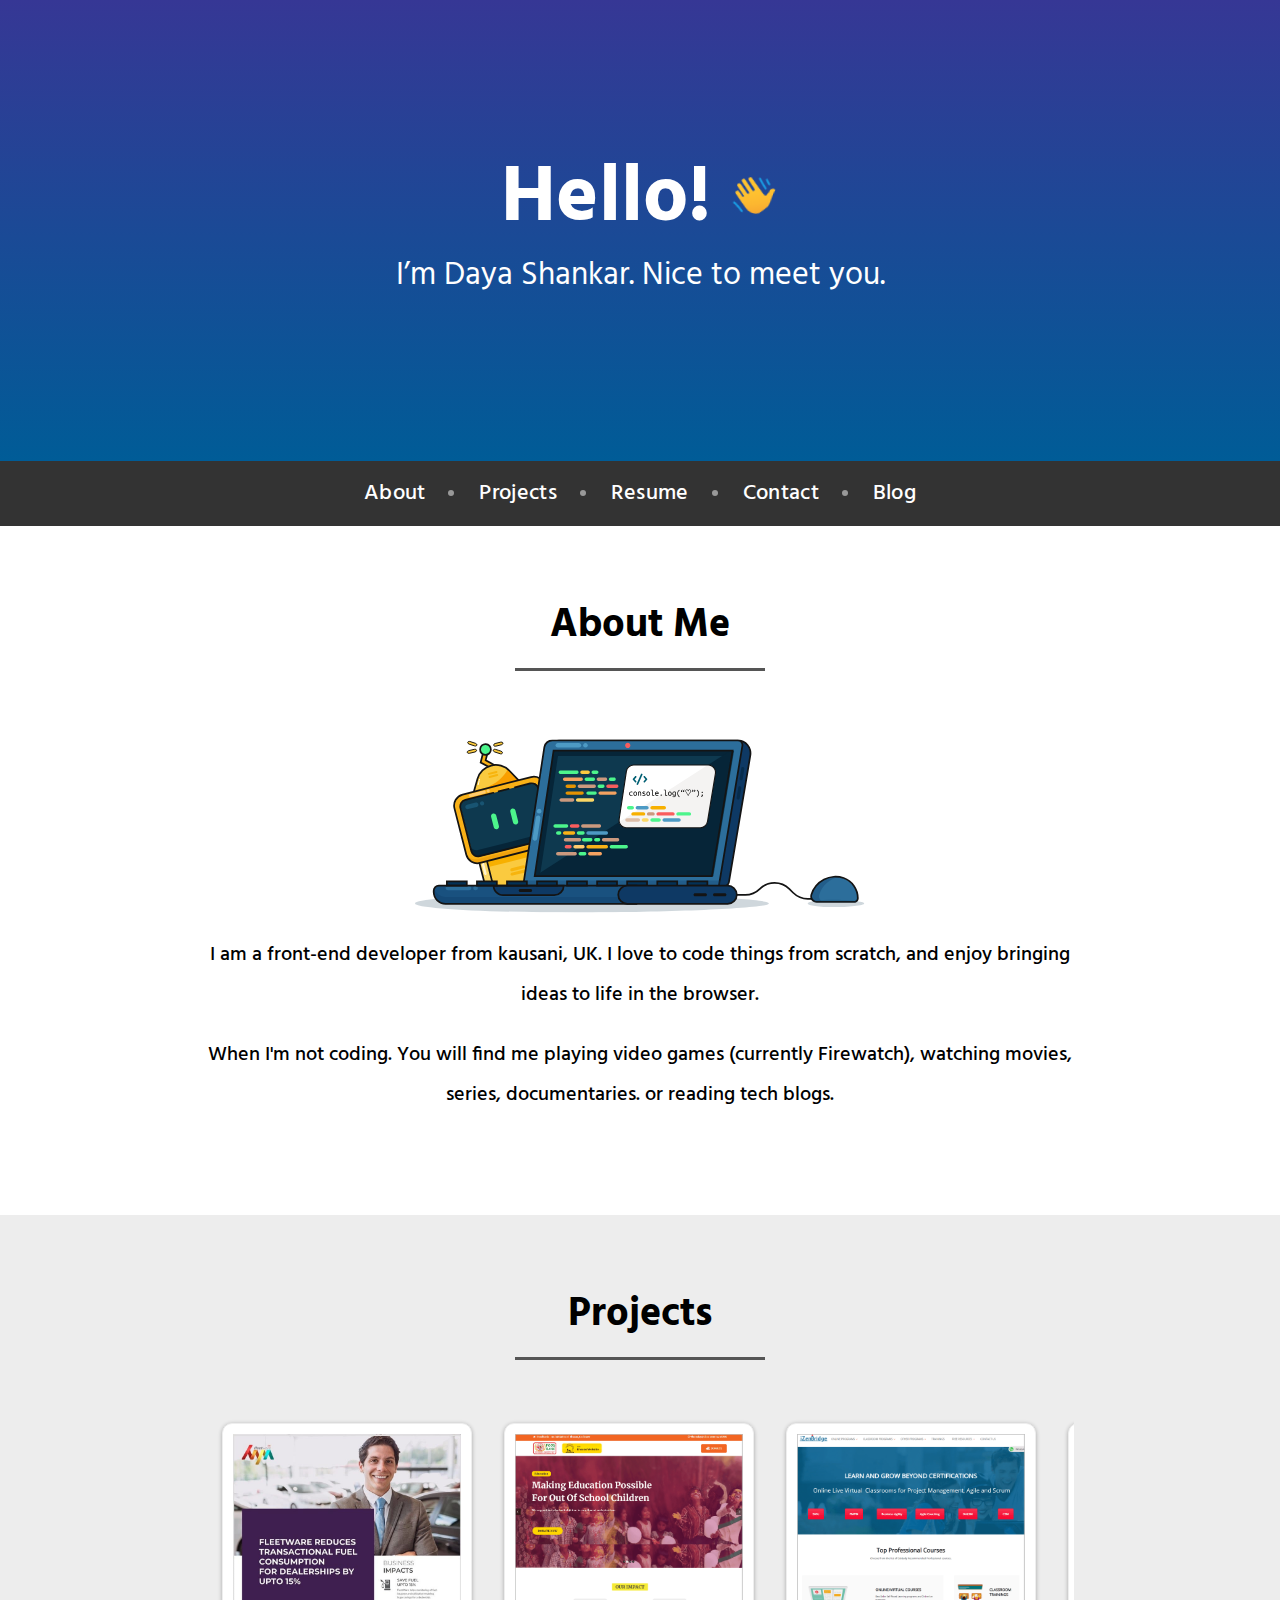
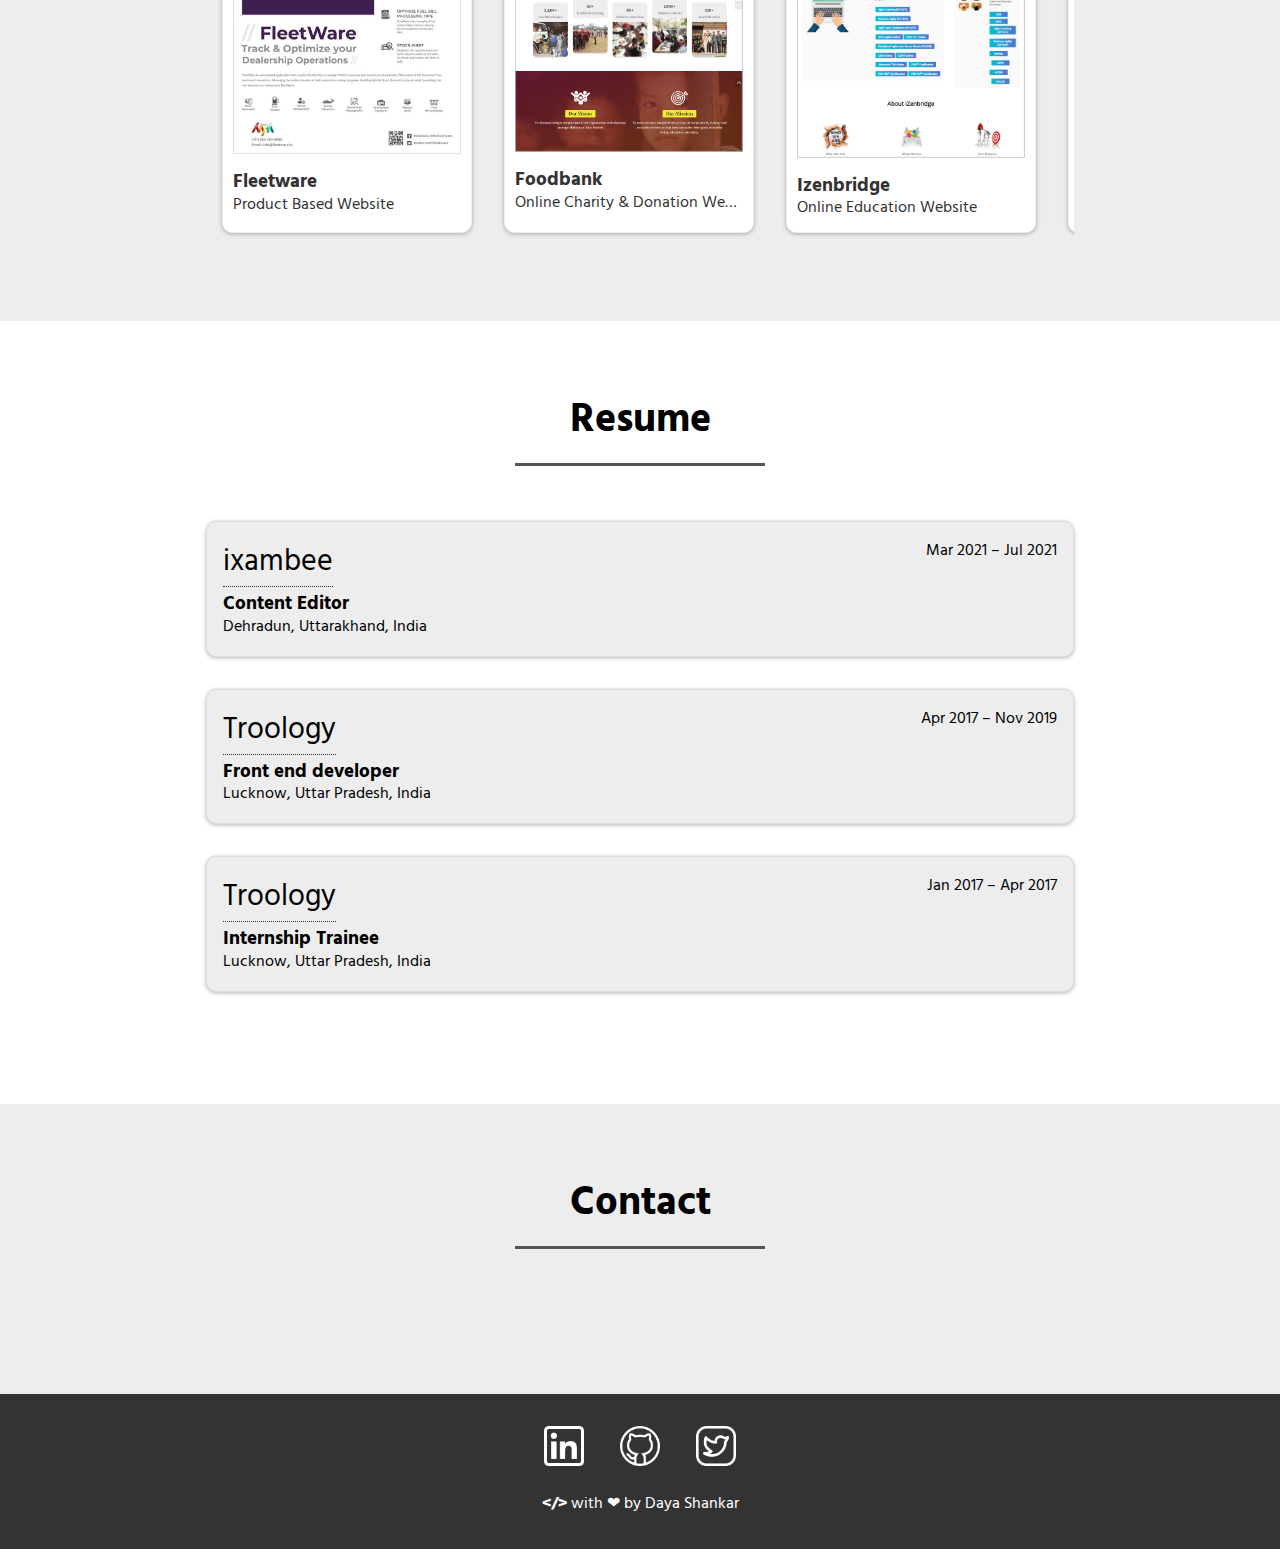
<file: index.html>
<!DOCTYPE html>
<html lang="en">

<head>
    <meta charset="UTF-8">
    <meta http-equiv="X-UA-Compatible" content="IE=edge">
    <meta name="viewport" content="width=device-width, initial-scale=1.0">
    <title>Dayashankar Bhakuni</title>
    <link rel="canonical" href="https://heydaya.github.io" />
    <meta name="robots" content="index, follow">
    <meta name="description" content="Resume of an front-end developer with 2 years of experience seeking a job in the Uttrakhand area.">
    <meta name="keywords" content="Dayashankar bhakuni, Daya Shankar,  front-end developer, web designer, freelance web designer, freelance front-end developer, Uttrakhand web designer, Uttrakhand front-end developer">
    <meta name="theme-color" content="#112134">
    <meta property="og:title" content="Dayashankar bhakuni" />
    <meta property="og:type" content="Website" />
    <meta property="og:url" content="https://heydaya.github.io/" />
    <meta property="og:description" content="Resume of an front-end developer with 2 years of experience seeking a job in the Uttrakhand area." />
    <meta property="og:image" content="https://heydaya.github.io/assets/images/me.jpg" />
    <!-- Favicons -->
    <link href="https://heydaya.github.io/assets/images/favicon.png" rel="icon" type="image/png">
    <link href="https://heydaya.github.io/assets/images/apple-touch-icon.png" rel="apple-touch-icon" type="image/png">
    <!-- Site CSS -->
    <link href="assets/css/style.css" rel="stylesheet">
    <!-- Global site tag (gtag.js) - Google Analytics -->
    <script async src="https://www.googletagmanager.com/gtag/js?id=UA-170615702-1"></script>
    <script type="text/javascript">
    window.dataLayer = window.dataLayer || [];

    function gtag() { dataLayer.push(arguments); }
    gtag('js', new Date());

    gtag('config', 'UA-170615702-1');
    </script>
</head>

<body>
    <!-- Hero Section -->
    <section class="hero-section">
        <div class="container hero-content">
            <h1 class="sub-heading">Hello! <span class="wave_hand"><img src="assets/images/waving-hand.png" alt="waving-hand"></span></h1>
            <p class="subtitle">I’m Daya Shankar. Nice to meet you.</p>
        </div>
    </section>
    <!-- Hero Section -->
    <!-- Site Links -->
    <section class="links-section" id="site_navbar">
        <div class="container">
            <nav>
                <ul class="site-links">
                    <li><a href="#about-section">About</a></li>
                    <li><a href="#projects-section">Projects</a></li>
                    <li><a href="#resume-section">Resume</a></li>
                    <li><a href="#contact-section">Contact</a></li>
                    <li><a target="_blank" href="https://explainedpost.com/">Blog</a></li>
                </ul>
            </nav>
        </div>
    </section>
    <!-- Site Links -->
    <!-- About Section -->
    <section id="about-section">
        <div class="container">
            <h2 class="section-heading">About Me</h2>
            <div class="about-section-svg">
                <svg width="450" height="200" viewBox="0 0 520 200" fill="none" xmlns="http://www.w3.org/2000/svg">
                    <g id="javascript_illustration 1" clip-path="url(#clip0)">
                        <g id="Layer 2">
                            <g id="Layer 1">
                                <g id="bot">
                                    <path id="bot_head_l1" d="M58.9189 14.7259C59.443 14.8664 59.9765 14.8628 60.4232 14.7183C60.8642 14.5757 61.286 14.2672 61.4217 13.7608C61.5574 13.2544 61.3463 12.7764 61.0357 12.4323C60.7212 12.0838 60.2609 11.814 59.7368 11.6736L53.2994 9.94869C52.7752 9.80825 52.2417 9.81176 51.7951 9.95625C51.3541 10.0989 50.9322 10.4074 50.7965 10.9138C50.6609 11.4202 50.8719 11.8982 51.1825 12.2423C51.4971 12.5908 51.9574 12.8606 52.4815 13.001L58.9189 14.7259Z" fill="#FACA3F" stroke="black" />
                                    <path id="bot_head_l2" d="M59.7438 21.6953C60.2647 21.5433 60.7189 21.2634 61.0256 20.908C61.3285 20.5571 61.529 20.0745 61.3821 19.5713C61.2352 19.068 60.8066 18.7689 60.3625 18.6361C59.9128 18.5015 59.3794 18.5098 58.8585 18.6619L52.4609 20.529C51.94 20.681 51.4858 20.961 51.179 21.3163C50.8761 21.6672 50.6757 22.1498 50.8226 22.6531C50.9695 23.1564 51.398 23.4554 51.8421 23.5882C52.2918 23.7228 52.8253 23.7145 53.3462 23.5625L59.7438 21.6953Z" fill="#FACA3F" stroke="black" />
                                    <path id="bot_head_R1" d="M89.7614 11.7942C90.2803 11.6356 90.7309 11.3499 91.0331 10.9907C91.3315 10.636 91.5258 10.1509 91.3725 9.64947C91.2192 9.14809 90.7869 8.85455 90.3411 8.72736C89.8897 8.59855 89.3564 8.61365 88.8375 8.7723L82.4642 10.7208C81.9453 10.8795 81.4947 11.1652 81.1925 11.5244C80.8941 11.8791 80.6998 12.3642 80.8531 12.8656C81.0064 13.3669 81.4387 13.6605 81.8845 13.7877C82.3359 13.9165 82.8692 13.9014 83.3881 13.7427L89.7614 11.7942Z" fill="#FACA3F" stroke="black" />
                                    <path id="bot_head_R2" d="M88.9171 22.2375C89.4413 22.3779 89.9748 22.3744 90.4214 22.2299C90.8625 22.0872 91.2843 21.7788 91.42 21.2724C91.5557 20.7659 91.3446 20.2879 91.034 19.9438C90.7194 19.5954 90.2591 19.3256 89.735 19.1852L86.5163 18.3227L83.2976 17.4603C82.7735 17.3198 82.24 17.3233 81.7933 17.4678C81.3523 17.6105 80.9305 17.9189 80.7948 18.4254C80.6591 18.9318 80.8702 19.4098 81.1808 19.7539C81.4953 20.1023 81.9556 20.3721 82.4797 20.5126L88.9171 22.2375Z" fill="#FACA3F" stroke="black" />
                                    <path id="Vector" d="M69.5649 143.095L86.3464 137.891L96.2279 169.754C96.9192 171.983 96.6967 174.396 95.6093 176.461C94.5219 178.526 92.6586 180.074 90.4294 180.766C88.2003 181.457 85.7878 181.234 83.7227 180.147C81.6576 179.06 80.1091 177.196 79.4177 174.967L69.5362 143.104L69.5649 143.095Z" fill="#FBD766" />
                                    <path id="Vector_2" d="M130.701 123.278L147.511 118.064L157.392 149.927C158.084 152.156 157.861 154.569 156.774 156.634C155.686 158.699 153.823 160.248 151.594 160.939C149.365 161.63 146.952 161.408 144.887 160.32C142.822 159.233 141.274 157.37 140.582 155.141L130.701 123.278Z" fill="#FBD766" />
                                    <path id="Vector_3" d="M69.5649 143.095L86.3464 137.891L96.2279 169.754C96.9192 171.983 96.6967 174.396 95.6093 176.461C94.5219 178.526 92.6586 180.074 90.4294 180.766C88.2003 181.457 85.7878 181.234 83.7227 180.147C81.6576 179.06 80.1091 177.196 79.4177 174.967L69.5362 143.104L69.5649 143.095Z" stroke="#141414" stroke-width="2" stroke-miterlimit="10" />
                                    <path id="Vector_4" d="M130.701 123.278L147.511 118.064L157.392 149.927C158.084 152.156 157.861 154.569 156.774 156.634C155.686 158.699 153.823 160.248 151.594 160.939C149.365 161.63 146.952 161.408 144.887 160.32C142.822 159.233 141.274 157.37 140.582 155.141L130.701 123.278V123.278Z" stroke="#141414" stroke-width="2" stroke-miterlimit="10" />
                                    <path id="Vector_5" opacity="0.7" d="M75.85 150.87L79.16 161.55" stroke="white" stroke-width="2.8" stroke-linecap="round" stroke-linejoin="round" />
                                    <path id="Vector_6" d="M74.6793 128.791L135.272 110L147.417 149.16C148.117 151.418 148.366 153.791 148.149 156.145C147.931 158.499 147.253 160.787 146.152 162.878C145.05 164.97 143.548 166.824 141.73 168.335C139.912 169.846 137.814 170.984 135.556 171.684L109.291 179.83C104.731 181.244 99.7962 180.789 95.5721 178.564C91.3481 176.34 88.1806 172.529 86.7665 167.969L74.622 128.809L74.6793 128.791Z" fill="#FACA3F" />
                                    <path id="Vector_7" d="M140.59 127.497L79.9966 146.288L82.3011 153.719L142.894 134.928L140.59 127.497Z" fill="#F7B000" />
                                    <path id="Vector_8" d="M74.6793 129.079L135.272 110.288L147.417 149.448C148.117 151.706 148.366 154.079 148.149 156.433C147.931 158.787 147.253 161.075 146.152 163.166C145.05 165.258 143.548 167.112 141.73 168.623C139.912 170.134 137.814 171.272 135.556 171.972L109.291 180.118C104.731 181.532 99.7962 181.077 95.5721 178.852C91.3481 176.628 88.1806 172.817 86.7665 168.257L74.622 129.097L74.6793 129.079Z" stroke="#141414" stroke-width="2" stroke-miterlimit="10" />
                                    <path id="Vector_9" d="M122.731 154.63L109.388 158.768C108.465 159.054 107.948 160.032 108.233 160.953C108.519 161.873 109.498 162.388 110.421 162.101L123.765 157.963C124.688 157.677 125.205 156.699 124.919 155.778C124.634 154.858 123.654 154.344 122.731 154.63Z" fill="#F7B40D" />
                                    <path id="Vector_10" d="M122.251 149.554L108.84 153.745C107.912 154.035 107.394 155.02 107.684 155.945C107.973 156.87 108.959 157.385 109.887 157.095L123.298 152.904C124.226 152.614 124.744 151.629 124.455 150.704C124.166 149.779 123.179 149.264 122.251 149.554Z" fill="#F7B40D" />
                                    <path id="Vector_11" d="M80.67 40.05L66.89 33.44L69.24 21.41L74.15 22.37L72.54 30.6L82.84 35.54L80.67 40.05Z" fill="#F9B117" />
                                    <path id="Vector_12" d="M80.67 40.05L66.89 33.44L69.24 21.41L74.15 22.37L72.54 30.6L82.84 35.54L80.67 40.05Z" stroke="#141414" stroke-width="2" stroke-miterlimit="10" />
                                    <path id="bot_headlight" d="M71.7 24.42C75.1407 24.42 77.93 21.6307 77.93 18.19C77.93 14.7493 75.1407 11.96 71.7 11.96C68.2593 11.96 65.47 14.7493 65.47 18.19C65.47 21.6307 68.2593 24.42 71.7 24.42Z" fill="#4CF58C" />
                                    <path id="Vector_13" d="M71.7 24.42C75.1407 24.42 77.93 21.6307 77.93 18.19C77.93 14.7493 75.1407 11.96 71.7 11.96C68.2593 11.96 65.47 14.7493 65.47 18.19C65.47 21.6307 68.2593 24.42 71.7 24.42Z" stroke="#141414" stroke-width="2" stroke-miterlimit="10" />
                                    <path id="Vector_14" d="M64.18 52.6C65.0284 48.8261 66.8569 45.3425 69.481 42.5006C72.1051 39.6588 75.4321 37.559 79.1266 36.413C82.8211 35.267 86.7524 35.1154 90.5242 35.9734C94.2959 36.8314 97.7748 38.6687 100.61 41.3L112.12 52L151.64 88.54L100.23 104.54L48.83 120.54L60.72 67.9L64.18 52.6Z" fill="#FACA3F" />
                                    <path id="Vector_15" d="M113.69 53.29L62.79 69.09L63.57 65.64C68.9095 64.6698 74.0542 62.8322 78.8 60.2C87.2959 55.6636 94.1962 48.6307 98.57 40.05C100.011 40.8979 101.353 41.9041 102.57 43.05L113.69 53.29Z" fill="#F99F00" />
                                    <path id="Vector_16" d="M64.18 52.6C65.0284 48.8261 66.8569 45.3425 69.481 42.5006C72.1051 39.6588 75.4321 37.559 79.1266 36.413C82.8211 35.267 86.7524 35.1154 90.5242 35.9734C94.2959 36.8314 97.7748 38.6687 100.61 41.3L112.12 52L150.64 88.54L100.23 104.54L49.83 120.54L60.72 67.9L64.18 52.6Z" stroke="#141414" stroke-width="2" stroke-miterlimit="10" />
                                    <path id="Vector_17" d="M125.907 47.2412L48.0514 71.5712C41.1271 73.735 37.2679 81.1025 39.4318 88.0268L55.9078 140.75C58.0716 147.674 65.4391 151.533 72.3634 149.37L150.219 125.04C157.144 122.876 161.003 115.508 158.839 108.584L142.363 55.8608C140.199 48.9365 132.832 45.0773 125.907 47.2412Z" fill="#F9B117" />
                                    <path id="Vector_18" opacity="0.5" d="M156.39 104.53L157.63 108.53C158.655 111.837 158.326 115.416 156.713 118.48C155.1 121.545 152.337 123.843 149.03 124.87L71.57 148.87C68.2614 149.896 64.6809 149.566 61.6152 147.954C58.5495 146.341 56.2493 143.577 55.22 140.27L53.98 136.27C55.0071 139.577 57.3054 142.34 60.3695 143.953C63.4336 145.566 67.0127 145.895 70.32 144.87L147.79 120.87C149.432 120.368 150.958 119.546 152.28 118.452C153.603 117.357 154.695 116.011 155.495 114.492C156.295 112.973 156.785 111.31 156.939 109.601C157.093 107.891 156.906 106.167 156.39 104.53Z" fill="#E59303" />
                                    <path id="Vector_19" d="M126.13 54.4952L51.9988 77.6612C47.8421 78.9602 45.5254 83.3829 46.8244 87.5396L62.2564 136.922C63.5554 141.079 67.9781 143.395 72.1348 142.096L146.266 118.93C150.423 117.631 152.739 113.209 151.44 109.052L136.008 59.6696C134.709 55.5129 130.287 53.1962 126.13 54.4952Z" fill="#0E394F" />
                                    <path id="Vector_20" d="M148.09 102L150.28 109C150.585 109.984 150.693 111.018 150.598 112.043C150.503 113.068 150.207 114.065 149.727 114.976C149.247 115.887 148.592 116.694 147.8 117.352C147.008 118.01 146.094 118.505 145.11 118.81L71.36 141.68C69.3722 142.296 67.2212 142.097 65.3798 141.128C63.5383 140.158 62.1572 138.497 61.54 136.51L59.36 129.51C59.9771 131.495 61.3572 133.153 63.1967 134.121C65.0363 135.089 67.1848 135.286 69.17 134.67L142.93 111.79C144.912 111.175 146.568 109.798 147.536 107.963C148.503 106.127 148.703 103.982 148.09 102Z" fill="#062538" />
                                    <path id="left-eye" d="M88.0724 93.5938C87.5702 91.9744 85.8502 91.0687 84.2308 91.5709C82.6114 92.0732 81.7057 93.7931 82.2079 95.4125L85.9668 107.533C86.4691 109.152 88.189 110.058 89.8084 109.556C91.4278 109.054 92.3335 107.334 91.8313 105.714L88.0724 93.5938Z" fill="#4CF58C" />
                                    <path id="right-eye" d="M109.969 86.8045C109.467 85.1851 107.747 84.2794 106.127 84.7817C104.508 85.2839 103.602 87.0038 104.104 88.6232L107.863 100.744C108.365 102.363 110.085 103.269 111.705 102.767C113.324 102.264 114.23 100.544 113.728 98.925L109.969 86.8045Z" fill="#4CF58C" />
                                    <path id="Vector_21" d="M65.0803 84.9838C66.4412 84.5615 67.202 83.116 66.7797 81.7551C66.3574 80.3942 64.9119 79.6334 63.551 80.0557L53.7042 83.1113C52.3433 83.5336 51.5825 84.9792 52.0048 86.34C52.4271 87.7009 53.8726 88.4618 55.2335 88.0395L65.0803 84.9838Z" fill="#185472" />
                                    <path id="Vector_22" d="M71.03 83.01C72.3886 83.01 73.49 81.9086 73.49 80.55C73.49 79.1914 72.3886 78.09 71.03 78.09C69.6714 78.09 68.57 79.1914 68.57 80.55C68.57 81.9086 69.6714 83.01 71.03 83.01Z" fill="#185472" />
                                    <path id="Vector_23" d="M72.2935 65.5595L56.534 70.447C55.5792 70.7431 55.0445 71.755 55.3398 72.7071C55.6351 73.6592 56.6485 74.1911 57.6033 73.895L73.3628 69.0075C74.3176 68.7114 74.8522 67.6995 74.5569 66.7474C74.2616 65.7953 73.2483 65.2634 72.2935 65.5595Z" fill="#FFCB6E" />
                                    <path id="Vector_24" d="M77.3 67.68C78.3383 67.68 79.18 66.8383 79.18 65.8C79.18 64.7617 78.3383 63.92 77.3 63.92C76.2617 63.92 75.42 64.7617 75.42 65.8C75.42 66.8383 76.2617 67.68 77.3 67.68Z" fill="#FFCB6E" />
                                    <path id="Vector_25" d="M86.4626 45.8223L77.7328 48.5297C77.1314 48.7162 76.7951 49.3548 76.9816 49.9562C77.1681 50.5575 77.8068 50.8939 78.4081 50.7074L87.138 48C87.7393 47.8135 88.0756 47.1748 87.8891 46.5735C87.7026 45.9721 87.064 45.6358 86.4626 45.8223Z" fill="#F7B40D" />
                                    <path id="Vector_26" d="M85.3777 42.3318L76.6479 45.0392C76.0466 45.2257 75.7103 45.8643 75.8968 46.4657C76.0833 47.067 76.7219 47.4033 77.3233 47.2168L86.0531 44.5095C86.6545 44.323 86.9908 43.6843 86.8043 43.083C86.6178 42.4816 85.9791 42.1453 85.3777 42.3318Z" fill="#F7B40D" />
                                    <path id="Vector_27" d="M125.907 47.2412L48.0514 71.5712C41.1271 73.735 37.2679 81.1025 39.4318 88.0268L55.9078 140.75C58.0716 147.674 65.4391 151.533 72.3634 149.37L150.219 125.04C157.144 122.876 161.003 115.508 158.839 108.584L142.363 55.8608C140.199 48.9365 132.832 45.0773 125.907 47.2412Z" stroke="#141414" stroke-width="2.01157" stroke-miterlimit="10" />
                                    <path id="Vector_28" d="M65.39 59.19L66.26 54.76" stroke="white" stroke-linecap="round" stroke-linejoin="round" />
                                    <path id="Vector_29" d="M66.54 53.72C66.8935 53.72 67.18 53.4335 67.18 53.08C67.18 52.7265 66.8935 52.44 66.54 52.44C66.1865 52.44 65.9 52.7265 65.9 53.08C65.9 53.4335 66.1865 53.72 66.54 53.72Z" fill="white" />
                                    <path id="Vector_30" d="M108 60.05L125.26 54.69C127.237 54.0984 129.368 54.3092 131.191 55.2768C133.014 56.2444 134.382 57.8909 135 59.86L139.2 73.42" stroke="#141414" stroke-width="2" stroke-linecap="round" stroke-linejoin="round" />
                                    <path id="Vector_31" d="M89.42 65.8L100.85 62.25" stroke="#141414" stroke-width="2" stroke-linecap="round" stroke-linejoin="round" />
                                    <path id="Vector_32" d="M131.35 123.07L71.35 141.68C69.3622 142.296 67.2112 142.097 65.3698 141.128C63.5283 140.158 62.1472 138.497 61.53 136.51L46.3 87.39C45.6841 85.4022 45.8827 83.2512 46.8522 81.4098C47.8216 79.5684 49.4826 78.1872 51.47 77.57L83.36 67.68" stroke="#141414" stroke-width="2" stroke-linecap="round" stroke-linejoin="round" />
                                </g>
                                <path id="Vector_33" d="M360.46 179.64H381.52C384.675 179.648 387.8 179.033 390.717 177.832C393.634 176.631 396.285 174.867 398.52 172.64V172.64C403.021 168.139 409.125 165.611 415.49 165.611C421.855 165.611 427.959 168.139 432.46 172.64L436.96 177.14C439.195 179.367 441.846 181.131 444.763 182.332C447.68 183.533 450.805 184.148 453.96 184.14H486.52" stroke="#141414" stroke-width="2" stroke-miterlimit="10" />
                                <path id="Vector_34" d="M510.68 174.86C505.82 165.55 497.12 158.57 485.89 158.57C479.614 158.579 473.51 160.614 468.484 164.373C463.459 168.132 459.782 173.413 458 179.43C457.724 180.396 457.676 181.413 457.861 182.4C458.046 183.388 458.457 184.319 459.063 185.12C459.669 185.921 460.454 186.57 461.354 187.016C462.254 187.462 463.245 187.693 464.25 187.69H499.96L511.62 186.69" fill="#2C6E9B" />
                                <path id="Vector_35" opacity="0.3" d="M467.11 179.43C466.832 180.395 466.783 181.412 466.966 182.4C467.149 183.387 467.56 184.319 468.165 185.12C468.77 185.921 469.554 186.571 470.454 187.017C471.354 187.463 472.346 187.694 473.35 187.69H464.21C463.205 187.693 462.214 187.462 461.314 187.016C460.414 186.57 459.629 185.921 459.023 185.12C458.417 184.319 458.006 183.388 457.821 182.4C457.636 181.413 457.684 180.396 457.96 179.43C459.744 173.406 463.427 168.12 468.46 164.361C473.494 160.602 479.608 158.57 485.89 158.57C487.424 158.568 488.955 158.688 490.47 158.93C485.039 159.795 479.964 162.18 475.83 165.807C471.696 169.435 468.673 174.157 467.11 179.43Z" fill="#0E3964" />
                                <path id="Vector_36" d="M511.7 183.56C511.742 178.44 510.188 173.433 507.255 169.236C504.321 165.039 500.153 161.86 495.33 160.14C491.621 158.872 487.695 158.365 483.786 158.65C479.877 158.935 476.066 160.006 472.58 161.798C469.095 163.591 466.007 166.069 463.502 169.083C460.996 172.097 459.125 175.586 458 179.34C457.712 180.309 457.655 181.332 457.831 182.327C458.008 183.322 458.415 184.262 459.018 185.073C459.622 185.884 460.407 186.542 461.31 186.997C462.213 187.451 463.209 187.688 464.22 187.69H507.59C508.132 187.69 508.668 187.583 509.169 187.375C509.669 187.168 510.124 186.863 510.507 186.48C510.89 186.096 511.193 185.641 511.399 185.14C511.606 184.639 511.711 184.102 511.71 183.56H511.7Z" stroke="#141414" stroke-width="2" stroke-miterlimit="10" />
                                <path id="Vector_37" opacity="0.2" d="M409 189.43C409 195.23 290.28 199.93 187 199.93C83.72 199.93 0 195.23 0 189.43C0 183.63 83.72 178.93 187 178.93C290.28 178.93 409 183.63 409 189.43Z" fill="#0E394F" />
                                <path id="Vector_38" opacity="0.2" d="M519.19 189.43C519.19 191.78 500.19 193.69 483.66 193.69C467.13 193.69 453.73 191.78 453.73 189.43C453.73 187.08 467.13 185.17 483.66 185.17C500.19 185.17 519.19 187.08 519.19 189.43Z" fill="#0E394F" />
                                <path id="Vector_39" d="M372.76 1H167.35C165.899 1.00194 164.495 1.51532 163.385 2.44989C162.275 3.38446 161.529 4.68042 161.28 6.11L137.44 162.73C137.289 163.614 137.332 164.52 137.567 165.386C137.802 166.251 138.224 167.055 138.802 167.74C139.38 168.426 140.101 168.977 140.914 169.356C141.727 169.734 142.613 169.93 143.51 169.93H356.77C358.194 169.92 359.571 169.417 360.666 168.505C361.76 167.593 362.504 166.329 362.77 164.93L387.44 18.77C387.846 16.6085 387.772 14.3842 387.223 12.2545C386.674 10.1249 385.663 8.14204 384.262 6.44648C382.862 4.75092 381.105 3.38412 379.117 2.4429C377.13 1.50169 374.959 1.00909 372.76 1Z" fill="#0E3964" />
                                <path id="Vector_40" d="M372.76 1H167.35C165.899 1.00194 164.495 1.51532 163.385 2.44989C162.275 3.38446 161.529 4.68042 161.28 6.11L137.44 162.73C137.289 163.614 137.332 164.52 137.567 165.386C137.802 166.251 138.224 167.055 138.802 167.74C139.38 168.426 140.101 168.977 140.914 169.356C141.727 169.734 142.613 169.93 143.51 169.93H356.77C358.194 169.92 359.571 169.417 360.666 168.505C361.76 167.593 362.504 166.329 362.77 164.93L387.44 18.77C387.846 16.6085 387.772 14.3842 387.223 12.2545C386.674 10.1249 385.663 8.14204 384.262 6.44648C382.862 4.75092 381.105 3.38412 379.117 2.4429C377.13 1.50169 374.959 1.00909 372.76 1V1Z" stroke="#141414" stroke-width="2" stroke-miterlimit="10" />
                                <path id="Vector_41" d="M373 1H158.76C156.536 0.998784 154.384 1.78416 152.684 3.21715C150.984 4.65014 149.845 6.63837 149.47 8.83L124.85 169.93H351L378.3 7.39C378.447 6.61091 378.421 5.80895 378.222 5.04132C378.024 4.27368 377.658 3.55926 377.152 2.94899C376.646 2.33873 376.012 1.84765 375.294 1.51076C374.576 1.17387 373.793 0.999475 373 1Z" fill="#2C6E9B" />
                                <path id="Vector_42" d="M373 1H158.76C156.536 0.998784 154.384 1.78416 152.684 3.21715C150.984 4.65014 149.845 6.63837 149.47 8.83L124.85 169.93H351L378.3 7.39C378.447 6.61091 378.42 5.80895 378.222 5.04132C378.024 4.27368 377.658 3.55926 377.152 2.94899C376.646 2.33873 376.012 1.84765 375.294 1.51076C374.576 1.17387 373.793 0.999475 373 1V1Z" stroke="#141414" stroke-width="2" stroke-miterlimit="10" />
                                <path id="Vector_43" d="M368.72 13H161.83L140 157.93H344.77L368.72 13Z" fill="#0E394F" />
                                <path id="Vector_44" d="M367.73 13.22L366.6 19.22H159.8L160.83 13.22H367.73Z" fill="#062538" />
                                <path id="Vector_45" d="M166.15 13L144.31 157.93H138.31L160.15 13H166.15Z" fill="#062538" />
                                <path id="code_l2" d="M202 38C202 36.8954 201.105 36 200 36H193C191.895 36 191 36.8954 191 38C191 39.1046 191.895 40 193 40H200C201.105 40 202 39.1046 202 38Z" fill="#FACA3F" />
                                <path id="code_l3" d="M212 38C212 36.8954 211.105 36 210 36H206C204.895 36 204 36.8954 204 38C204 39.1046 204.895 40 206 40H210C211.105 40 212 39.1046 212 38Z" fill="#4CF58C" />
                                <path id="code_l1" d="M189 37.8337C189 36.821 188.179 36 187.166 36H168C166.895 36 166 36.8954 166 38C166 39.1046 166.895 40 168 40H187C188.105 40 189 39.1045 189 38C189 37.943 189 37.8874 189 37.8337Z" fill="#4CF58C" />
                                <path id="code_l4" d="M194 45.8337C194 44.821 193.179 44 192.166 44H173C171.895 44 171 44.8954 171 46C171 47.1046 171.895 48 173 48H192C193.105 48 194 47.1045 194 46C194 45.943 194 45.8874 194 45.8337Z" fill="#F4A261" />
                                <path id="code_l8" d="M186 53.8337C186 52.821 185.179 52 184.166 52H176C174.895 52 174 52.8954 174 54C174 55.1046 174.895 56 176 56H184C185.105 56 186 55.1045 186 54C186 53.943 186 53.8874 186 53.8337Z" fill="#E59303" />
                                <path id="code_l12" d="M195 61.8337C195 60.821 194.179 60 193.166 60H176C174.895 60 174 60.8954 174 62C174 63.1046 174.895 64 176 64H193C194.105 64 195 63.1045 195 62C195 61.943 195 61.8874 195 61.8337Z" fill="#E59303" />
                                <path id="code_l14" d="M233 61.8337C233 60.821 232.179 60 231.166 60H214C212.895 60 212 60.8954 212 62V62C212 63.1046 212.895 64 214 64H231C232.105 64 233 63.1045 233 62C233 61.943 233 61.8874 233 61.8337V61.8337Z" fill="#F4A261" />
                                <path id="code_l15" d="M184 69.8337C184 68.821 183.179 68 182.166 68H169C167.895 68 167 68.8954 167 70V70C167 71.1046 167.895 72 169 72H182C183.105 72 184 71.1045 184 70C184 69.943 184 69.8874 184 69.8337V69.8337Z" fill="#CB997E" />
                                <path id="code_b1" d="M177 99.8337C177 98.821 176.179 98 175.166 98H162C160.895 98 160 98.8954 160 100V100C160 101.105 160.895 102 162 102H175C176.105 102 177 101.105 177 100C177 99.943 177 99.8874 177 99.8337V99.8337Z" fill="#4CF58C" />
                                <path id="code_b4" d="M169 107.834C169 106.821 168.179 106 167.166 106H165C163.895 106 163 106.895 163 108V108C163 109.105 163.895 110 165 110H167C168.105 110 169 109.105 169 108C169 107.943 169 107.887 169 107.834V107.834Z" fill="#4CF58C" />
                                <path id="code_b8" d="M192 115.834C192 114.821 191.179 114 190.166 114H174C172.895 114 172 114.895 172 116V116C172 117.105 172.895 118 174 118H190C191.105 118 192 117.105 192 116C192 115.943 192 115.887 192 115.834V115.834Z" fill="#CB997E" />
                                <path id="code_b5" d="M185 107.834C185 106.821 184.179 106 183.166 106H173C171.895 106 171 106.895 171 108V108C171 109.105 171.895 110 173 110H183C184.105 110 185 109.105 185 108C185 107.943 185 107.887 185 107.834V107.834Z" fill="#F9B117" />
                                <path id="code_b6" d="M196 107.834C196 106.821 195.179 106 194.166 106H189C187.895 106 187 106.895 187 108V108C187 109.105 187.895 110 189 110H194C195.105 110 196 109.105 196 108C196 107.943 196 107.887 196 107.834V107.834Z" fill="#4CF58C" />
                                <path id="code_b2" d="M190 99.8337C190 98.821 189.179 98 188.166 98H180.882C179.843 98 179 98.8428 179 99.8824V100.118C179 101.157 179.843 102 180.882 102H188.118C189.157 102 190 101.157 190 100.117C190 100.019 190 99.9237 190 99.8337V99.8337Z" fill="#F95D5D" />
                                <path id="code_b3" d="M215 99.8337C215 98.821 214.179 98 213.166 98H193.882C192.843 98 192 98.8428 192 99.8824V100.118C192 101.157 192.843 102 193.882 102H213.118C214.157 102 215 101.157 215 100.117C215 100.019 215 99.9237 215 99.8337V99.8337Z" fill="#CB997E" />
                                <path id="code_l16" d="M207 69.8337C207 68.821 206.179 68 205.166 68H188C186.895 68 186 68.8954 186 70V70C186 71.1046 186.895 72 188 72H205C206.105 72 207 71.1045 207 70C207 69.943 207 69.8874 207 69.8337V69.8337Z" fill="#FBD766" />
                                <path id="code_l13" d="M210 61.8337C210 60.821 209.179 60 208.166 60H200C198.895 60 198 60.8954 198 62C198 63.1046 198.895 64 200 64H208C209.105 64 210 63.1045 210 62C210 61.943 210 61.8874 210 61.8337Z" fill="#4CF58C" />
                                <path id="code_l9" d="M209 53.8337C209 52.821 208.179 52 207.166 52H190C188.895 52 188 52.8954 188 54C188 55.1046 188.895 56 190 56H207C208.105 56 209 55.1045 209 54C209 53.943 209 53.8874 209 53.8337Z" fill="#CB997E" />
                                <path id="code_l10" d="M219 53.8337C219 52.821 218.179 52 217.166 52H213C211.895 52 211 52.8954 211 54C211 55.1046 211.895 56 213 56H217C218.105 56 219 55.1045 219 54C219 53.943 219 53.8874 219 53.8337Z" fill="#4CF58C" />
                                <path id="code_l11" d="M235 53.8337C235 52.821 234.179 52 233.166 52H223C221.895 52 221 52.8954 221 54C221 55.1046 221.895 56 223 56H233C234.105 56 235 55.1045 235 54C235 53.943 235 53.8874 235 53.8337Z" fill="#F95D5D" />
                                <path id="code_l5" d="M208 45.8337C208 44.821 207.179 44 206.166 44H198C196.895 44 196 44.8954 196 46C196 47.1046 196.895 48 198 48H206C207.105 48 208 47.1045 208 46C208 45.943 208 45.8874 208 45.8337Z" fill="#4CF58C" />
                                <path id="code_l6" d="M222 45.8337C222 44.821 221.179 44 220.166 44H212C210.895 44 210 44.8954 210 46V46C210 47.1046 210.895 48 212 48H220C221.105 48 222 47.1045 222 46C222 45.943 222 45.8874 222 45.8337V45.8337Z" fill="#CB997E" />
                                <path id="code_l7" d="M232 45.8337C232 44.821 231.179 44 230.166 44H226C224.895 44 224 44.8954 224 46C224 47.1046 224.895 48 226 48H230C231.105 48 232 47.1045 232 46C232 45.943 232 45.8874 232 45.8337Z" fill="#4CF58C" />
                                <path id="Vector_46" d="M27.57 168.93H255.85V189.93H35.29C33.4927 189.931 31.7127 189.578 30.0518 188.892C28.3909 188.205 26.8817 187.197 25.6103 185.927C24.339 184.656 23.3304 183.148 22.6423 181.487C21.9542 179.827 21.6 178.047 21.6 176.25V174.9C21.6079 173.319 22.2394 171.805 23.3573 170.687C24.4752 169.569 25.9891 168.938 27.57 168.93Z" fill="#19517F" />
                                <path id="Vector_47" opacity="0.3" d="M255.85 181.93V189.93H35.28C31.6526 189.927 28.1746 188.485 25.6097 185.92C23.0448 183.355 21.6026 179.877 21.6 176.25V174.9C21.5956 173.999 21.801 173.108 22.2 172.3C23.0723 175.088 24.8109 177.525 27.1632 179.257C29.5156 180.988 32.3589 181.925 35.28 181.93H255.85Z" fill="#0E3964" />
                                <path id="Vector_48" opacity="0.3" d="M353.86 162.93V168.93H125.03L125.86 162.93H353.86Z" fill="#0E3964" />
                                <path id="Vector_49" d="M90.85 168.93H171.85C171.85 171.847 170.691 174.645 168.628 176.708C166.565 178.771 163.767 179.93 160.85 179.93H101.85C100.405 179.93 98.9751 179.645 97.6405 179.093C96.3059 178.54 95.0933 177.73 94.0718 176.708C93.0504 175.687 92.2401 174.474 91.6873 173.14C91.1345 171.805 90.85 170.375 90.85 168.93Z" fill="#0E3964" />
                                <path id="Vector_50" d="M90.85 168.93H171.85C171.85 171.847 170.691 174.645 168.628 176.708C166.565 178.771 163.767 179.93 160.85 179.93H101.85C100.405 179.93 98.9751 179.645 97.6405 179.093C96.3059 178.54 95.0933 177.73 94.0718 176.708C93.0504 175.687 92.2401 174.474 91.6873 173.14C91.1345 171.805 90.85 170.375 90.85 168.93Z" stroke="#141414" stroke-width="2" stroke-miterlimit="10" />
                                <path id="Vector_51" d="M367.05 13L343.1 157.93H138.37L364.24 13H367.05Z" fill="#062538" />
                                <path id="Vector_52" d="M375.181 68.0356L377.021 56.218C377.17 55.2575 376.513 54.3577 375.553 54.2082C374.592 54.0586 373.692 54.716 373.543 55.6764L371.703 67.494C371.553 68.4545 372.211 69.3543 373.171 69.5039C374.132 69.6534 375.031 68.996 375.181 68.0356Z" fill="#062C4C" />
                                <path id="Vector_53" d="M378.642 45.7874L380.482 33.9698C380.632 33.0094 379.974 32.1095 379.014 31.96C378.053 31.8104 377.154 32.4678 377.004 33.4283L375.164 45.2459C375.015 46.2063 375.672 47.1061 376.632 47.2557C377.593 47.4052 378.493 46.7478 378.642 45.7874Z" fill="#062C4C" />
                                <path id="Vector_54" d="M133.57 172.67H121.61C120.638 172.67 119.85 173.458 119.85 174.43C119.85 175.402 120.638 176.19 121.61 176.19H133.57C134.542 176.19 135.33 175.402 135.33 174.43C135.33 173.458 134.542 172.67 133.57 172.67Z" fill="#141414" />
                                <path id="Vector_55" d="M62.39 168.99H38.08C36.6109 168.99 35.42 170.181 35.42 171.65C35.42 173.119 36.6109 174.31 38.08 174.31H62.39C63.8591 174.31 65.05 173.119 65.05 171.65C65.05 170.181 63.8591 168.99 62.39 168.99Z" fill="#2C6E9B" />
                                <path id="Vector_56" d="M69.99 174.31C71.4591 174.31 72.65 173.119 72.65 171.65C72.65 170.181 71.4591 168.99 69.99 168.99C68.5209 168.99 67.33 170.181 67.33 171.65C67.33 173.119 68.5209 174.31 69.99 174.31Z" fill="#2C6E9B" />
                                <path id="Vector_57" d="M139.678 89.9722L135.925 113.991C135.698 115.442 136.691 116.803 138.143 117.03C139.594 117.256 140.955 116.263 141.181 114.812L144.934 90.7934C145.161 89.3419 144.168 87.9814 142.717 87.7547C141.265 87.5279 139.905 88.5207 139.678 89.9722Z" fill="#4D9AC4" />
                                <path id="Vector_58" d="M143.47 85.53C144.939 85.53 146.13 84.3391 146.13 82.87C146.13 81.4009 144.939 80.21 143.47 80.21C142.001 80.21 140.81 81.4009 140.81 82.87C140.81 84.3391 142.001 85.53 143.47 85.53Z" fill="#4D9AC4" />
                                <path id="Vector_59" d="M189.39 3.99001H165.08C163.611 3.99001 162.42 5.18093 162.42 6.65001C162.42 8.11908 163.611 9.31001 165.08 9.31001H189.39C190.859 9.31001 192.05 8.11908 192.05 6.65001C192.05 5.18093 190.859 3.99001 189.39 3.99001Z" fill="#4D9AC4" />
                                <path id="Vector_60" d="M196.99 9.31001C198.459 9.31001 199.65 8.11908 199.65 6.65001C199.65 5.18093 198.459 3.99001 196.99 3.99001C195.521 3.99001 194.33 5.18093 194.33 6.65001C194.33 8.11908 195.521 9.31001 196.99 9.31001Z" fill="#4D9AC4" />
                                <path id="power-button" d="M245.85 9.93001C247.507 9.93001 248.85 8.58686 248.85 6.93001C248.85 5.27315 247.507 3.93001 245.85 3.93001C244.193 3.93001 242.85 5.27315 242.85 6.93001C242.85 8.58686 244.193 9.93001 245.85 9.93001Z" fill="#F95D5D" />
                                <path id="Vector_61" d="M94.57 163.93H71.57V168.93H94.57V163.93Z" fill="#033156" />
                                <path id="Vector_62" d="M59.85 163.93H36.85V168.93H59.85V163.93Z" fill="#033156" />
                                <path id="Vector_63" d="M129.28 163.93H106.28V168.93H129.28V163.93Z" fill="#033156" />
                                <path id="Vector_64" d="M164 163.93H141V168.93H164V163.93Z" fill="#033156" />
                                <path id="Vector_65" d="M198.71 163.93H175.71V168.93H198.71V163.93Z" fill="#033156" />
                                <path id="Vector_66" d="M233.43 163.93H210.43V168.93H233.43V163.93Z" fill="#033156" />
                                <path id="Vector_67" d="M268.14 163.93H245.14V168.93H268.14V163.93Z" fill="#033156" />
                                <path id="Vector_68" d="M337.85 163.93H314.85V168.93H337.85V163.93Z" fill="#033156" />
                                <path id="Vector_69" d="M302.99 164.08H279.99V169.08H302.99V164.08Z" fill="#033156" />
                                <path id="Vector_70" d="M94.57 163.93H71.57V168.93H94.57V163.93Z" stroke="#141414" stroke-width="2" stroke-miterlimit="10" />
                                <path id="Vector_71" d="M59.85 163.93H36.85V168.93H59.85V163.93Z" stroke="#141414" stroke-width="2" stroke-miterlimit="10" />
                                <path id="Vector_72" d="M129.28 163.93H106.28V168.93H129.28V163.93Z" stroke="#141414" stroke-width="2" stroke-miterlimit="10" />
                                <path id="Vector_73" d="M164 163.93H141V168.93H164V163.93Z" stroke="#141414" stroke-width="2" stroke-miterlimit="10" />
                                <path id="Vector_74" d="M198.71 163.93H175.71V168.93H198.71V163.93Z" stroke="#141414" stroke-width="2" stroke-miterlimit="10" />
                                <path id="Vector_75" d="M233.43 163.93H210.43V168.93H233.43V163.93Z" stroke="#141414" stroke-width="2" stroke-miterlimit="10" />
                                <path id="Vector_76" d="M268.14 163.93H245.14V168.93H268.14V163.93Z" stroke="#141414" stroke-width="2" stroke-miterlimit="10" />
                                <path id="Vector_77" d="M337.85 163.93H314.85V168.93H337.85V163.93Z" stroke="#141414" stroke-width="2" stroke-miterlimit="10" />
                                <path id="Vector_78" d="M302.99 164.08H279.99V169.08H302.99V164.08Z" stroke="#141414" stroke-width="2" stroke-miterlimit="10" />
                                <path id="Vector_79" d="M367.04 13H160.15L138.32 157.93H343.09L367.04 13Z" stroke="#141414" stroke-width="2" stroke-miterlimit="10" />
                                <path id="Vector_80" d="M338.69 29.57H252.69C250.646 29.5667 248.67 30.2981 247.12 31.6309C245.571 32.9636 244.552 34.8088 244.25 36.83L235.9 92.23C235.717 93.4443 235.799 94.6837 236.139 95.8636C236.479 97.0435 237.07 98.136 237.872 99.0664C238.673 99.9969 239.666 100.743 240.782 101.255C241.898 101.766 243.112 102.031 244.34 102.03H329.57C331.594 102.033 333.553 101.317 335.097 100.009C336.641 98.7011 337.67 96.8867 338 94.89L347.16 39.49C347.362 38.2643 347.295 37.0091 346.962 35.8122C346.628 34.6154 346.038 33.5058 345.231 32.561C344.424 31.6162 343.421 30.859 342.291 30.3423C341.161 29.8257 339.932 29.5621 338.69 29.57Z" fill="white" />
                                <path id="Vector_81" d="M347 39.5L337.85 94.89C337.519 96.8841 336.491 98.6961 334.949 100.003C333.407 101.311 331.451 102.029 329.43 102.03H244.21C242.261 102.03 240.37 101.363 238.851 100.141C237.333 98.9187 236.277 97.2142 235.86 95.31L338.32 29.57H338.59C339.828 29.5723 341.05 29.8437 342.173 30.3653C343.295 30.8869 344.291 31.6462 345.091 32.5907C345.891 33.5352 346.476 34.6423 346.805 35.8353C347.135 37.0284 347.201 38.2788 347 39.5Z" fill="#F4F3F2" />
                                <path id="Vector_82" d="M27.57 168.93H255.85V189.93H35.29C33.4927 189.931 31.7127 189.578 30.0518 188.892C28.3909 188.205 26.8817 187.197 25.6103 185.927C24.339 184.656 23.3304 183.148 22.6423 181.487C21.9542 179.827 21.6 178.047 21.6 176.25V174.9C21.6079 173.319 22.2394 171.805 23.3573 170.687C24.4752 169.569 25.9891 168.938 27.57 168.93Z" stroke="#141414" stroke-width="2" stroke-miterlimit="10" />
                                <path id="Vector_83" d="M361.35 168.93H245.35C239.551 168.93 234.85 173.631 234.85 179.43C234.85 185.229 239.551 189.93 245.35 189.93H361.35C367.149 189.93 371.85 185.229 371.85 179.43C371.85 173.631 367.149 168.93 361.35 168.93Z" fill="#0E3964" />
                                <path id="Vector_84" d="M358.09 177.67H346.13C345.158 177.67 344.37 178.458 344.37 179.43C344.37 180.402 345.158 181.19 346.13 181.19H358.09C359.062 181.19 359.85 180.402 359.85 179.43C359.85 178.458 359.062 177.67 358.09 177.67Z" fill="#141414" />
                                <path id="Vector_85" d="M335.57 177.67H323.61C322.638 177.67 321.85 178.458 321.85 179.43C321.85 180.402 322.638 181.19 323.61 181.19H335.57C336.542 181.19 337.33 180.402 337.33 179.43C337.33 178.458 336.542 177.67 335.57 177.67Z" fill="#141414" />
                                <path id="Vector_86" d="M361.35 168.93H245.35C239.551 168.93 234.85 173.631 234.85 179.43C234.85 185.229 239.551 189.93 245.35 189.93H361.35C367.149 189.93 371.85 185.229 371.85 179.43C371.85 173.631 367.149 168.93 361.35 168.93Z" stroke="#141414" stroke-width="2" stroke-miterlimit="10" />
                                <path id="code_R1" d="M253 79C253 77.8954 252.105 77 251 77H247C245.895 77 245 77.8954 245 79V79C245 80.1046 245.895 81 247 81H251C252.105 81 253 80.1046 253 79V79Z" fill="#4CF58C" />
                                <path id="code_R2" d="M270 79C270 77.8954 269.105 77 268 77H262.5H257C255.895 77 255 77.8954 255 79V79C255 80.1046 255.895 81 257 81H268C269.105 81 270 80.1046 270 79V79Z" fill="#4D9AC4" />
                                <path id="code_R3" d="M290 79C290 77.8954 289.105 77 288 77H274C272.895 77 272 77.8954 272 79V79C272 80.1046 272.895 81 274 81H288C289.105 81 290 80.1046 290 79V79Z" fill="#F7B000" />
                                <path id="code_R4" d="M266 86C266 84.8954 265.105 84 264 84H252C250.895 84 250 84.8954 250 86V86C250 87.1046 250.895 88 252 88H264C265.105 88 266 87.1046 266 86V86Z" fill="#F7B000" />
                                <path id="Vector_87" d="M338.69 29.57H252.69C250.646 29.5667 248.67 30.2981 247.12 31.6309C245.571 32.9636 244.552 34.8088 244.25 36.83L235.9 92.23C235.717 93.4443 235.799 94.6837 236.139 95.8636C236.479 97.0435 237.07 98.136 237.872 99.0664C238.673 99.9969 239.666 100.743 240.782 101.255C241.898 101.766 243.112 102.031 244.34 102.03H329.57C331.594 102.033 333.553 101.317 335.097 100.009C336.641 98.7011 337.67 96.8867 338 94.89L347.16 39.49C347.362 38.2643 347.295 37.0091 346.962 35.8122C346.628 34.6154 346.038 33.5058 345.231 32.561C344.424 31.6162 343.421 30.859 342.291 30.3423C341.161 29.8257 339.932 29.5621 338.69 29.57V29.57Z" stroke="#141414" stroke-width="1.3" stroke-miterlimit="10" />
                                <g id="fluent:code-16-filled">
                                    <g id="Group">
                                        <path id="Vector_88" d="M262.381 39.5187C262.608 39.6199 262.786 39.8071 262.875 40.0392C262.964 40.2712 262.957 40.5292 262.856 40.7562L257.856 52.0062C257.752 52.2281 257.565 52.4002 257.335 52.4857C257.105 52.5711 256.851 52.5631 256.627 52.4634C256.403 52.3636 256.227 52.1801 256.136 51.9521C256.046 51.7241 256.049 51.4698 256.144 51.2437L261.144 39.9937C261.245 39.7667 261.432 39.5891 261.664 39.5C261.896 39.411 262.154 39.4177 262.381 39.5187ZM255.623 42.4862C255.715 42.568 255.79 42.6672 255.844 42.778C255.898 42.8889 255.929 43.0093 255.937 43.1324C255.944 43.2555 255.927 43.3788 255.887 43.4953C255.846 43.6118 255.783 43.7191 255.701 43.8112L253.754 46L255.701 48.19C255.866 48.376 255.951 48.6199 255.936 48.8682C255.921 49.1164 255.808 49.3487 255.623 49.5137C255.53 49.5955 255.423 49.6583 255.307 49.6986C255.19 49.7389 255.067 49.7558 254.944 49.7485C254.696 49.7338 254.464 49.621 254.299 49.435L251.799 46.6225C251.646 46.4509 251.562 46.2294 251.562 46C251.562 45.7705 251.646 45.5491 251.799 45.3775L254.299 42.565C254.381 42.4727 254.48 42.3974 254.591 42.3435C254.701 42.2896 254.822 42.2581 254.945 42.2508C255.068 42.2434 255.191 42.2605 255.308 42.3009C255.424 42.3413 255.53 42.4043 255.623 42.4862ZM264.378 42.4862C264.47 42.4045 264.577 42.3416 264.693 42.3014C264.81 42.2611 264.933 42.2441 265.056 42.2514C265.179 42.2587 265.299 42.2902 265.41 42.344C265.52 42.3978 265.62 42.4729 265.701 42.565L268.201 45.3775C268.354 45.5491 268.438 45.7705 268.438 46C268.438 46.2294 268.354 46.4509 268.201 46.6225L265.701 49.435C265.536 49.621 265.304 49.7338 265.056 49.7485C264.807 49.7633 264.563 49.6788 264.378 49.5137C264.192 49.3487 264.079 49.1164 264.064 48.8682C264.049 48.6199 264.134 48.376 264.299 48.19L266.245 46L264.3 43.81C264.218 43.7179 264.155 43.6106 264.115 43.4943C264.075 43.3779 264.058 43.2547 264.065 43.1318C264.072 43.0089 264.104 42.8886 264.158 42.7778C264.212 42.6671 264.287 42.568 264.379 42.4862H264.378Z" fill="#005F73" />
                                    </g>
                                </g>
                                <path id="code_b7" d="M223 107.834C223 106.821 222.179 106 221.166 106H200C198.895 106 198 106.895 198 108V108C198 109.105 198.895 110 200 110H221C222.105 110 223 109.105 223 108C223 107.943 223 107.887 223 107.834V107.834Z" fill="#4D9AC4" />
                                <path id="code_b9" d="M205 115.834C205 114.821 204.179 114 203.166 114H195C193.895 114 193 114.895 193 116V116C193 117.105 193.895 118 195 118H203C204.105 118 205 117.105 205 116C205 115.943 205 115.887 205 115.834V115.834Z" fill="#4CF58C" />
                                <path id="code_b10" d="M214 115.834C214 114.821 213.179 114 212.166 114H209C207.895 114 207 114.895 207 116V116C207 117.105 207.895 118 209 118H212C213.105 118 214 117.105 214 116C214 115.943 214 115.887 214 115.834V115.834Z" fill="#4CF58C" />
                                <path id="code_b11" d="M236 115.834C236 114.821 235.179 114 234.166 114H218C216.895 114 216 114.895 216 116V116C216 117.105 216.895 118 218 118H234C235.105 118 236 117.105 236 116C236 115.943 236 115.887 236 115.834V115.834Z" fill="#CB997E" />
                                <path id="code_b12" d="M181 123.834C181 122.821 180.179 122 179.166 122H175C173.895 122 173 122.895 173 124V124C173 125.105 173.895 126 175 126H179C180.105 126 181 125.105 181 124C181 123.943 181 123.887 181 123.834V123.834Z" fill="#F95D5D" />
                                <path id="code_b16" d="M187 131.834C187 130.821 186.179 130 185.166 130H165C163.895 130 163 130.895 163 132V132C163 133.105 163.895 134 165 134H185C186.105 134 187 133.105 187 132C187 131.943 187 131.887 187 131.834V131.834Z" fill="#CB997E" />
                                <path id="code_b17" d="M198 131.834C198 130.821 197.179 130 196.166 130H191C189.895 130 189 130.895 189 132V132C189 133.105 189.895 134 191 134H196C197.105 134 198 133.105 198 132C198 131.943 198 131.887 198 131.834V131.834Z" fill="#4CF58C" />
                                <path id="code_b18" d="M216 131.834C216 130.821 215.179 130 214.166 130H202C200.895 130 200 130.895 200 132V132C200 133.105 200.895 134 202 134H214C215.105 134 216 133.105 216 132C216 131.943 216 131.887 216 131.834V131.834Z" fill="#F4A261" />
                                <path id="code_b13" d="M196 123.834C196 122.821 195.179 122 194.166 122H185C183.895 122 183 122.895 183 124V124C183 125.105 183.895 126 185 126H194C195.105 126 196 125.105 196 124C196 123.943 196 123.887 196 123.834V123.834Z" fill="#FFCB6E" />
                                <path id="code_b14" d="M223 123.834C223 122.821 222.179 122 221.166 122H200C198.895 122 198 122.895 198 124V124C198 125.105 198.895 126 200 126H221C222.105 126 223 125.105 223 124C223 123.943 223 123.887 223 123.834V123.834Z" fill="#F9B117" />
                                <path id="code_b15" d="M246 123.834C246 122.821 245.179 122 244.166 122H227C225.895 122 225 122.895 225 124V124C225 125.105 225.895 126 227 126H244C245.105 126 246 125.105 246 124C246 123.943 246 123.887 246 123.834V123.834Z" fill="#4CF58C" />
                            </g>
                            <path id="code-text" d="M247.49 62.69C247.49 62.27 247.557 61.9067 247.69 61.6C247.823 61.2933 248.007 61.04 248.24 60.84C248.473 60.64 248.743 60.4933 249.05 60.4C249.363 60.3 249.697 60.25 250.05 60.25C250.277 60.25 250.5 60.2667 250.72 60.3C250.947 60.3267 251.187 60.38 251.44 60.46L251.25 61.17C251.03 61.09 250.827 61.04 250.64 61.02C250.46 60.9933 250.277 60.98 250.09 60.98C249.85 60.98 249.623 61.0133 249.41 61.08C249.197 61.14 249.01 61.24 248.85 61.38C248.697 61.5133 248.573 61.69 248.48 61.91C248.387 62.1233 248.34 62.3833 248.34 62.69C248.34 62.9833 248.383 63.2367 248.47 63.45C248.557 63.6567 248.677 63.83 248.83 63.97C248.99 64.1033 249.18 64.2033 249.4 64.27C249.62 64.3367 249.863 64.37 250.13 64.37C250.343 64.37 250.547 64.36 250.74 64.34C250.94 64.3133 251.157 64.26 251.39 64.18L251.51 64.87C251.277 64.9567 251.04 65.0167 250.8 65.05C250.56 65.09 250.3 65.11 250.02 65.11C249.647 65.11 249.303 65.06 248.99 64.96C248.683 64.8533 248.417 64.7 248.19 64.5C247.97 64.3 247.797 64.05 247.67 63.75C247.55 63.4433 247.49 63.09 247.49 62.69ZM256.6 62.68C256.6 63.0467 256.547 63.38 256.44 63.68C256.34 63.9733 256.197 64.2267 256.01 64.44C255.823 64.6533 255.6 64.82 255.34 64.94C255.08 65.0533 254.797 65.11 254.49 65.11C254.19 65.11 253.91 65.0533 253.65 64.94C253.397 64.82 253.177 64.6533 252.99 64.44C252.803 64.2267 252.657 63.9733 252.55 63.68C252.45 63.38 252.4 63.0467 252.4 62.68C252.4 62.3133 252.45 61.98 252.55 61.68C252.657 61.38 252.803 61.1267 252.99 60.92C253.177 60.7067 253.397 60.5433 253.65 60.43C253.91 60.31 254.19 60.25 254.49 60.25C254.797 60.25 255.08 60.31 255.34 60.43C255.6 60.5433 255.823 60.7067 256.01 60.92C256.197 61.1267 256.34 61.38 256.44 61.68C256.547 61.98 256.6 62.3133 256.6 62.68ZM255.75 62.68C255.75 62.1533 255.637 61.74 255.41 61.44C255.183 61.1333 254.877 60.98 254.49 60.98C254.11 60.98 253.807 61.1333 253.58 61.44C253.36 61.74 253.25 62.1533 253.25 62.68C253.25 63.2 253.36 63.6133 253.58 63.92C253.807 64.22 254.11 64.37 254.49 64.37C254.877 64.37 255.183 64.22 255.41 63.92C255.637 63.6133 255.75 63.2 255.75 62.68ZM257.71 60.49C258.01 60.4167 258.307 60.36 258.6 60.32C258.9 60.28 259.18 60.26 259.44 60.26C260.06 60.26 260.527 60.42 260.84 60.74C261.16 61.06 261.32 61.5733 261.32 62.28V65H260.5V62.43C260.5 62.13 260.473 61.8867 260.42 61.7C260.367 61.5133 260.29 61.37 260.19 61.27C260.097 61.1633 259.98 61.09 259.84 61.05C259.707 61.01 259.56 60.99 259.4 60.99C259.267 60.99 259.123 61 258.97 61.02C258.823 61.0333 258.68 61.0533 258.54 61.08V65H257.71V60.49ZM265.51 63.84C265.51 63.6733 265.44 63.5367 265.3 63.43C265.167 63.3233 264.997 63.23 264.79 63.15C264.59 63.07 264.37 62.9933 264.13 62.92C263.89 62.84 263.667 62.7433 263.46 62.63C263.26 62.5167 263.09 62.3767 262.95 62.21C262.817 62.0433 262.75 61.8267 262.75 61.56C262.75 61.1867 262.9 60.8767 263.2 60.63C263.507 60.3767 263.983 60.25 264.63 60.25C264.883 60.25 265.143 60.27 265.41 60.31C265.683 60.3433 265.917 60.39 266.11 60.45L265.96 61.19C265.907 61.1633 265.833 61.1367 265.74 61.11C265.647 61.0767 265.54 61.05 265.42 61.03C265.3 61.0033 265.17 60.9833 265.03 60.97C264.897 60.9567 264.767 60.95 264.64 60.95C263.92 60.95 263.56 61.1467 263.56 61.54C263.56 61.68 263.627 61.8 263.76 61.9C263.9 61.9933 264.073 62.08 264.28 62.16C264.487 62.24 264.71 62.3233 264.95 62.41C265.19 62.49 265.413 62.59 265.62 62.71C265.827 62.83 265.997 62.9767 266.13 63.15C266.27 63.3167 266.34 63.53 266.34 63.79C266.34 64.21 266.177 64.5367 265.85 64.77C265.523 64.9967 265.007 65.11 264.3 65.11C263.98 65.11 263.687 65.0833 263.42 65.03C263.153 64.9767 262.9 64.8967 262.66 64.79L262.82 64.04C263.053 64.1467 263.297 64.2367 263.55 64.31C263.81 64.3767 264.087 64.41 264.38 64.41C265.133 64.41 265.51 64.22 265.51 63.84ZM271.6 62.68C271.6 63.0467 271.547 63.38 271.44 63.68C271.34 63.9733 271.197 64.2267 271.01 64.44C270.823 64.6533 270.6 64.82 270.34 64.94C270.08 65.0533 269.797 65.11 269.49 65.11C269.19 65.11 268.91 65.0533 268.65 64.94C268.397 64.82 268.177 64.6533 267.99 64.44C267.803 64.2267 267.657 63.9733 267.55 63.68C267.45 63.38 267.4 63.0467 267.4 62.68C267.4 62.3133 267.45 61.98 267.55 61.68C267.657 61.38 267.803 61.1267 267.99 60.92C268.177 60.7067 268.397 60.5433 268.65 60.43C268.91 60.31 269.19 60.25 269.49 60.25C269.797 60.25 270.08 60.31 270.34 60.43C270.6 60.5433 270.823 60.7067 271.01 60.92C271.197 61.1267 271.34 61.38 271.44 61.68C271.547 61.98 271.6 62.3133 271.6 62.68ZM270.75 62.68C270.75 62.1533 270.637 61.74 270.41 61.44C270.183 61.1333 269.877 60.98 269.49 60.98C269.11 60.98 268.807 61.1333 268.58 61.44C268.36 61.74 268.25 62.1533 268.25 62.68C268.25 63.2 268.36 63.6133 268.58 63.92C268.807 64.22 269.11 64.37 269.49 64.37C269.877 64.37 270.183 64.22 270.41 63.92C270.637 63.6133 270.75 63.2 270.75 62.68ZM275.38 65.11C275.087 65.11 274.843 65.07 274.65 64.99C274.457 64.91 274.303 64.79 274.19 64.63C274.077 64.47 273.997 64.2733 273.95 64.04C273.903 63.8 273.88 63.5233 273.88 63.21V58.82H272.54V58.12H274.7V63.21C274.7 63.4433 274.713 63.6333 274.74 63.78C274.773 63.9267 274.82 64.0467 274.88 64.14C274.947 64.2267 275.027 64.2867 275.12 64.32C275.213 64.3533 275.323 64.37 275.45 64.37C275.643 64.37 275.823 64.3467 275.99 64.3C276.157 64.2533 276.287 64.2033 276.38 64.15L276.5 64.85C276.46 64.87 276.403 64.8967 276.33 64.93C276.257 64.9567 276.17 64.9833 276.07 65.01C275.97 65.0367 275.86 65.06 275.74 65.08C275.627 65.1 275.507 65.11 275.38 65.11ZM279.59 60.25C280.217 60.25 280.7 60.4467 281.04 60.84C281.38 61.2267 281.55 61.8167 281.55 62.61V62.9H278.23C278.263 63.38 278.42 63.7467 278.7 64C278.987 64.2467 279.387 64.37 279.9 64.37C280.193 64.37 280.443 64.3467 280.65 64.3C280.857 64.2533 281.013 64.2033 281.12 64.15L281.23 64.85C281.13 64.9033 280.95 64.96 280.69 65.02C280.43 65.08 280.137 65.11 279.81 65.11C279.41 65.11 279.057 65.05 278.75 64.93C278.45 64.8033 278.2 64.6333 278 64.42C277.8 64.2067 277.65 63.9533 277.55 63.66C277.45 63.36 277.4 63.0367 277.4 62.69C277.4 62.2767 277.463 61.9167 277.59 61.61C277.717 61.3033 277.883 61.05 278.09 60.85C278.297 60.65 278.53 60.5 278.79 60.4C279.05 60.3 279.317 60.25 279.59 60.25ZM280.71 62.23C280.71 61.8367 280.607 61.5267 280.4 61.3C280.193 61.0667 279.92 60.95 279.58 60.95C279.387 60.95 279.21 60.9867 279.05 61.06C278.897 61.1333 278.763 61.23 278.65 61.35C278.537 61.47 278.447 61.6067 278.38 61.76C278.313 61.9133 278.27 62.07 278.25 62.23H280.71ZM285.24 64.36C285.24 64.56 285.173 64.7367 285.04 64.89C284.907 65.0433 284.73 65.12 284.51 65.12C284.283 65.12 284.103 65.0433 283.97 64.89C283.837 64.7367 283.77 64.56 283.77 64.36C283.77 64.1533 283.837 63.9733 283.97 63.82C284.103 63.6667 284.283 63.59 284.51 63.59C284.73 63.59 284.907 63.6667 285.04 63.82C285.173 63.9733 285.24 64.1533 285.24 64.36ZM290.38 65.11C290.087 65.11 289.843 65.07 289.65 64.99C289.457 64.91 289.303 64.79 289.19 64.63C289.077 64.47 288.997 64.2733 288.95 64.04C288.903 63.8 288.88 63.5233 288.88 63.21V58.82H287.54V58.12H289.7V63.21C289.7 63.4433 289.713 63.6333 289.74 63.78C289.773 63.9267 289.82 64.0467 289.88 64.14C289.947 64.2267 290.027 64.2867 290.12 64.32C290.213 64.3533 290.323 64.37 290.45 64.37C290.643 64.37 290.823 64.3467 290.99 64.3C291.157 64.2533 291.287 64.2033 291.38 64.15L291.5 64.85C291.46 64.87 291.403 64.8967 291.33 64.93C291.257 64.9567 291.17 64.9833 291.07 65.01C290.97 65.0367 290.86 65.06 290.74 65.08C290.627 65.1 290.507 65.11 290.38 65.11ZM296.6 62.68C296.6 63.0467 296.547 63.38 296.44 63.68C296.34 63.9733 296.197 64.2267 296.01 64.44C295.823 64.6533 295.6 64.82 295.34 64.94C295.08 65.0533 294.797 65.11 294.49 65.11C294.19 65.11 293.91 65.0533 293.65 64.94C293.397 64.82 293.177 64.6533 292.99 64.44C292.803 64.2267 292.657 63.9733 292.55 63.68C292.45 63.38 292.4 63.0467 292.4 62.68C292.4 62.3133 292.45 61.98 292.55 61.68C292.657 61.38 292.803 61.1267 292.99 60.92C293.177 60.7067 293.397 60.5433 293.65 60.43C293.91 60.31 294.19 60.25 294.49 60.25C294.797 60.25 295.08 60.31 295.34 60.43C295.6 60.5433 295.823 60.7067 296.01 60.92C296.197 61.1267 296.34 61.38 296.44 61.68C296.547 61.98 296.6 62.3133 296.6 62.68ZM295.75 62.68C295.75 62.1533 295.637 61.74 295.41 61.44C295.183 61.1333 294.877 60.98 294.49 60.98C294.11 60.98 293.807 61.1333 293.58 61.44C293.36 61.74 293.25 62.1533 293.25 62.68C293.25 63.2 293.36 63.6133 293.58 63.92C293.807 64.22 294.11 64.37 294.49 64.37C294.877 64.37 295.183 64.22 295.41 63.92C295.637 63.6133 295.75 63.2 295.75 62.68ZM300.46 64.57C300.367 64.6233 300.223 64.68 300.03 64.74C299.837 64.8 299.613 64.83 299.36 64.83C299.087 64.83 298.83 64.7867 298.59 64.7C298.357 64.6067 298.15 64.47 297.97 64.29C297.797 64.1033 297.657 63.87 297.55 63.59C297.45 63.3033 297.4 62.9667 297.4 62.58C297.4 62.24 297.447 61.93 297.54 61.65C297.64 61.3633 297.78 61.1167 297.96 60.91C298.147 60.7033 298.373 60.5433 298.64 60.43C298.907 60.31 299.21 60.25 299.55 60.25C299.95 60.25 300.29 60.28 300.57 60.34C300.857 60.3933 301.097 60.4467 301.29 60.5V64.64C301.29 65.36 301.107 65.88 300.74 66.2C300.38 66.52 299.833 66.68 299.1 66.68C298.8 66.68 298.527 66.6567 298.28 66.61C298.04 66.5633 297.827 66.5067 297.64 66.44L297.79 65.71C297.963 65.7833 298.16 65.8433 298.38 65.89C298.607 65.9367 298.853 65.96 299.12 65.96C299.6 65.96 299.943 65.8633 300.15 65.67C300.357 65.4767 300.46 65.1633 300.46 64.73V64.57ZM300.46 61.09C300.38 61.0633 300.27 61.04 300.13 61.02C299.99 60.9933 299.8 60.98 299.56 60.98C299.133 60.98 298.807 61.1267 298.58 61.42C298.36 61.7133 298.25 62.1033 298.25 62.59C298.25 62.8567 298.28 63.0867 298.34 63.28C298.407 63.4667 298.493 63.6233 298.6 63.75C298.713 63.87 298.84 63.96 298.98 64.02C299.12 64.0733 299.27 64.1 299.43 64.1C299.637 64.1 299.83 64.07 300.01 64.01C300.197 63.95 300.347 63.88 300.46 63.8V61.09ZM305.84 58.59C305.22 59.07 304.747 59.6233 304.42 60.25C304.093 60.8767 303.93 61.56 303.93 62.3C303.93 62.6733 303.967 63.0267 304.04 63.36C304.12 63.6933 304.237 64.0133 304.39 64.32C304.55 64.6267 304.75 64.9233 304.99 65.21C305.237 65.4967 305.527 65.7833 305.86 66.07L305.41 66.67C304.643 66.1033 304.07 65.4467 303.69 64.7C303.317 63.9467 303.13 63.1533 303.13 62.32C303.13 61.4933 303.32 60.7033 303.7 59.95C304.08 59.1967 304.65 58.5433 305.41 57.99L305.85 58.59H305.84ZM311.58 58.65C311.467 58.6767 311.357 58.7033 311.25 58.73C311.143 58.75 311.043 58.7833 310.95 58.83C310.863 58.8767 310.783 58.9367 310.71 59.01C310.637 59.0767 310.58 59.17 310.54 59.29C310.733 59.31 310.877 59.3867 310.97 59.52C311.07 59.6467 311.12 59.79 311.12 59.95C311.12 60.1167 311.063 60.27 310.95 60.41C310.843 60.5433 310.68 60.61 310.46 60.61C310.267 60.61 310.097 60.5433 309.95 60.41C309.81 60.2767 309.74 60.0633 309.74 59.77C309.74 59.5833 309.767 59.3967 309.82 59.21C309.88 59.0233 309.973 58.8533 310.1 58.7C310.233 58.5467 310.407 58.4133 310.62 58.3C310.84 58.1867 311.113 58.11 311.44 58.07L311.58 58.65ZM309.27 58.65C309.157 58.6767 309.047 58.7033 308.94 58.73C308.833 58.75 308.733 58.7833 308.64 58.83C308.547 58.8767 308.463 58.9367 308.39 59.01C308.317 59.0767 308.26 59.17 308.22 59.29C308.413 59.31 308.557 59.3867 308.65 59.52C308.75 59.6467 308.8 59.79 308.8 59.95C308.8 60.1167 308.747 60.27 308.64 60.41C308.533 60.5433 308.367 60.61 308.14 60.61C307.947 60.61 307.78 60.5433 307.64 60.41C307.5 60.2767 307.43 60.0633 307.43 59.77C307.43 59.5833 307.457 59.3967 307.51 59.21C307.57 59.0233 307.663 58.8533 307.79 58.7C307.923 58.5467 308.097 58.4133 308.31 58.3C308.53 58.1867 308.803 58.11 309.13 58.07L309.27 58.65ZM315.46 65C315.373 64.78 315.283 64.5767 315.19 64.39C315.103 64.1967 314.993 63.99 314.86 63.77C314.727 63.55 314.56 63.2933 314.36 63C314.16 62.7067 313.907 62.35 313.6 61.93C313.207 61.39 312.927 60.9267 312.76 60.54C312.593 60.1533 312.51 59.7767 312.51 59.41C312.51 59.1167 312.583 58.85 312.73 58.61C312.883 58.3633 313.083 58.17 313.33 58.03C313.583 57.8833 313.857 57.81 314.15 57.81C314.463 57.81 314.753 57.89 315.02 58.05C315.293 58.21 315.517 58.4533 315.69 58.78C315.87 58.4533 316.097 58.21 316.37 58.05C316.643 57.89 316.937 57.81 317.25 57.81C317.537 57.81 317.803 57.8833 318.05 58.03C318.303 58.17 318.507 58.3633 318.66 58.61C318.813 58.85 318.89 59.1167 318.89 59.41C318.89 59.6433 318.857 59.8833 318.79 60.13C318.73 60.37 318.62 60.6367 318.46 60.93C318.3 61.2167 318.08 61.5533 317.8 61.94C317.493 62.3667 317.237 62.73 317.03 63.03C316.823 63.3233 316.653 63.58 316.52 63.8C316.393 64.02 316.283 64.2233 316.19 64.41C316.097 64.5967 316.01 64.7933 315.93 65H315.46ZM315.69 64.13C315.817 63.8767 315.987 63.5833 316.2 63.25C316.42 62.9167 316.677 62.5467 316.97 62.14C317.263 61.7333 317.503 61.3833 317.69 61.09C317.877 60.7967 318.01 60.5633 318.09 60.39C318.25 60.0367 318.33 59.71 318.33 59.41C318.33 59.2167 318.28 59.0433 318.18 58.89C318.08 58.73 317.947 58.6033 317.78 58.51C317.62 58.4167 317.443 58.37 317.25 58.37C316.963 58.37 316.703 58.49 316.47 58.73C316.237 58.9633 316.063 59.2867 315.95 59.7H315.44C315.313 59.2467 315.133 58.9133 314.9 58.7C314.673 58.48 314.423 58.37 314.15 58.37C313.963 58.37 313.787 58.4167 313.62 58.51C313.453 58.6033 313.32 58.73 313.22 58.89C313.12 59.0433 313.07 59.2167 313.07 59.41C313.07 59.69 313.147 60.01 313.3 60.37C313.447 60.71 313.813 61.28 314.4 62.08C314.693 62.4667 314.947 62.8333 315.16 63.18C315.373 63.52 315.55 63.8367 315.69 64.13ZM319.822 60.03C319.936 60.0033 320.046 59.98 320.152 59.96C320.259 59.9333 320.356 59.8967 320.442 59.85C320.536 59.8033 320.619 59.7433 320.692 59.67C320.766 59.5967 320.822 59.5 320.862 59.38C320.669 59.3667 320.522 59.2933 320.422 59.16C320.329 59.0267 320.282 58.8833 320.282 58.73C320.282 58.5633 320.336 58.4133 320.442 58.28C320.556 58.14 320.722 58.07 320.942 58.07C321.136 58.07 321.302 58.1367 321.442 58.27C321.589 58.4033 321.662 58.6167 321.662 58.91C321.662 59.1033 321.632 59.2933 321.572 59.48C321.519 59.66 321.426 59.8267 321.292 59.98C321.166 60.1333 320.992 60.2667 320.772 60.38C320.559 60.4933 320.289 60.57 319.962 60.61L319.822 60.03ZM322.132 60.03C322.246 60.0033 322.356 59.98 322.462 59.96C322.569 59.9333 322.669 59.8967 322.762 59.85C322.856 59.8033 322.939 59.7433 323.012 59.67C323.086 59.5967 323.142 59.5 323.182 59.38C322.989 59.3667 322.842 59.2933 322.742 59.16C322.649 59.0267 322.602 58.8833 322.602 58.73C322.602 58.5633 322.656 58.4133 322.762 58.28C322.869 58.14 323.036 58.07 323.262 58.07C323.456 58.07 323.622 58.1367 323.762 58.27C323.902 58.4033 323.972 58.6167 323.972 58.91C323.972 59.1033 323.942 59.2933 323.882 59.48C323.829 59.66 323.736 59.8267 323.602 59.98C323.476 60.1333 323.302 60.2667 323.082 60.38C322.869 60.4933 322.602 60.57 322.282 60.61L322.132 60.03ZM325.552 66.07C326.172 65.59 326.646 65.0367 326.972 64.41C327.306 63.7833 327.472 63.1 327.472 62.36C327.472 61.9867 327.432 61.6333 327.352 61.3C327.279 60.9667 327.162 60.6467 327.002 60.34C326.842 60.0333 326.639 59.7367 326.392 59.45C326.152 59.1633 325.866 58.8767 325.532 58.59L325.982 57.99C326.749 58.5567 327.319 59.2167 327.692 59.97C328.072 60.7167 328.262 61.5067 328.262 62.34C328.262 62.7533 328.212 63.16 328.112 63.56C328.019 63.96 327.876 64.3467 327.682 64.72C327.496 65.0867 327.259 65.4333 326.972 65.76C326.692 66.0933 326.362 66.3967 325.982 66.67L325.542 66.07H325.552ZM330.652 65.79C330.772 65.7633 330.889 65.7367 331.002 65.71C331.122 65.6833 331.232 65.6433 331.332 65.59C331.432 65.5433 331.522 65.48 331.602 65.4C331.682 65.3267 331.746 65.2233 331.792 65.09C331.579 65.07 331.422 64.99 331.322 64.85C331.229 64.7033 331.182 64.56 331.182 64.42C331.182 64.1533 331.256 63.9533 331.402 63.82C331.556 63.68 331.729 63.61 331.922 63.61C332.169 63.61 332.356 63.7 332.482 63.88C332.609 64.0533 332.672 64.2667 332.672 64.52C332.672 64.7133 332.632 64.9133 332.552 65.12C332.479 65.3333 332.362 65.53 332.202 65.71C332.049 65.8967 331.856 66.0533 331.622 66.18C331.389 66.3133 331.112 66.4 330.792 66.44L330.652 65.79ZM332.642 61.13C332.642 61.33 332.576 61.5067 332.442 61.66C332.309 61.8133 332.132 61.89 331.912 61.89C331.686 61.89 331.506 61.8133 331.372 61.66C331.239 61.5067 331.172 61.33 331.172 61.13C331.172 60.9233 331.239 60.7433 331.372 60.59C331.506 60.4367 331.686 60.36 331.912 60.36C332.132 60.36 332.309 60.4367 332.442 60.59C332.576 60.7433 332.642 60.9233 332.642 61.13Z" fill="black" />
                        </g>
                        <path id="code_R5" d="M277 86C277 84.8954 276.105 84 275 84H270C268.895 84 268 84.8954 268 86V86C268 87.1046 268.895 88 270 88H275C276.105 88 277 87.1046 277 86V86Z" fill="#CB997E" />
                        <path id="code_R6" d="M300 86C300 84.8954 299.105 84 298 84H281C279.895 84 279 84.8954 279 86V86C279 87.1046 279.895 88 281 88H298C299.105 88 300 87.1046 300 86V86Z" fill="#F95D5D" />
                        <path id="code_R7" d="M319 86C319 84.8954 318.105 84 317 84H304C302.895 84 302 84.8954 302 86V86C302 87.1046 302.895 88 304 88H317C318.105 88 319 87.1046 319 86V86Z" fill="#4CF58C" />
                        <path id="code_R8" d="M260 93C260 91.8954 259.105 91 258 91H245C243.895 91 243 91.8954 243 93V93C243 94.1046 243.895 95 245 95H258C259.105 95 260 94.1046 260 93V93Z" fill="#DDBEA9" />
                        <path id="code_R9" d="M270 93C270 91.8954 269.105 91 268 91H264C262.895 91 262 91.8954 262 93V93C262 94.1046 262.895 95 264 95H268C269.105 95 270 94.1046 270 93V93Z" fill="#FBD766" />
                        <path id="code_R10" d="M284 93C284 91.8954 283.105 91 282 91H274C272.895 91 272 91.8954 272 93V93C272 94.1046 272.895 95 274 95H282C283.105 95 284 94.1046 284 93V93Z" fill="#4CF58C" />
                        <path id="code_R11" d="M307 93C307 91.8954 306.105 91 305 91H288C286.895 91 286 91.8954 286 93V93C286 94.1046 286.895 95 288 95H305C306.105 95 307 94.1046 307 93V93Z" fill="#4D9AC4" />
                    </g>
                    <defs>
                        <clipPath id="clip0">
                            <rect width="519.19" height="199.93" fill="white" />
                        </clipPath>
                    </defs>
                </svg>
            </div>
            <p class="section-subtitle">I am a front-end developer from kausani, UK. I love to code things from scratch, and enjoy bringing ideas to life in the browser.</p>
            <p class="section-subtitle">When I'm not coding. You will find me playing video games (currently Firewatch), watching movies, series, documentaries. or reading tech blogs.</p>
        </div>
    </section>
    <!-- About Section -->
    <!-- Project Section -->
    <section id="projects-section">
        <div class="container">
            <h2 class="section-heading">Projects</h2>
            <div class="project-div-container">
                <a href="http://fleetware.io/" target="_blank" class="project-link">
                    <div class="project-div">
                        <img src="assets/images/projects/portfolio-1.jpg" alt="Fleetware">
                        <h3 class="project-name">Fleetware</h3>
                        <p class="project-type">Product Based Website</p>
                    </div>
                </a>
                <a href="http://upfoodbank.ehsaas.org.in/" target="_blank" class="project-link">
                    <div class="project-div">
                        <img src="assets/images/projects/portfolio-4.png" alt="Foodbank">
                        <h3 class="project-name">Foodbank</h3>
                        <p class="project-type">Online Charity & Donation Website</p>
                    </div>
                </a>
                <a href="https://www.izenbridge.com/" target="_blank" class="project-link">
                    <div class="project-div">
                        <img src="assets/images/projects/portfolio-3.png" alt="Izenbridge">
                        <h3 class="project-name">Izenbridge</h3>
                        <p class="project-type">Online Education Website</p>
                    </div>
                </a>
                <a href="https://www.dizitouch.com/" target="_blank" class="project-link">
                    <div class="project-div">
                        <img src="assets/images/projects/portfolio-5.png" alt="Dizitouch">
                        <h3 class="project-name">Dizitouch</h3>
                        <p class="project-type">Music Product Website</p>
                    </div>
                </a>
                <a href="http://shippper.com/" target="_blank" class="project-link">
                    <div class="project-div">
                        <img src="assets/images/projects/portfolio-2.png" alt="Shippper">
                        <h3 class="project-name">Shippper</h3>
                        <p class="project-type">Product Based Website</p>
                    </div>
                </a>
                <a href="http://packnchew.com/" target="_blank" class="project-link">
                    <div class="project-div">
                        <img src="assets/images/projects/portfolio-6.jpg" alt="PackNChew">
                        <h3 class="project-name">PackNChew</h3>
                        <p class="project-type">Online Food Ordering & Restaurants</p>
                    </div>
                </a>
                <a href="https://heydaya.github.io/projects/weather/" target="_blank" class="project-link">
                    <div class="project-div">
                        <img src="assets/images/projects/portfolio-7.png" alt="Weather">
                        <h3 class="project-name">Weather App</h3>
                        <p class="project-type">Location Based Weather Forecast App With Openweathermap API</p>
                    </div>
                </a>
                <a href="https://heydaya.github.io/projects/memory-game/" target="_blank" class="project-link">
                    <div class="project-div">
                        <img src="assets/images/projects/portfolio-8.png" alt="Memory Game">
                        <h3 class="project-name">Matching Cards Game</h3>
                        <p class="project-type">Memory Based Online game</p>
                    </div>
                </a>
            </div>
        </div>
    </section>
    <!-- Project Section -->
    <!-- Resume Section -->
    <section id="resume-section">
        <div class="container">
            <h2 class="section-heading">Resume</h2>
            <div class="work-history-container">
                <div class="work-history-inner">
                    <div class="company-details">
                        <div class="company-name">ixambee</div>
                        <div class="company-year">Mar 2021 – Jul 2021</div>
                    </div>
                    <h3 class="post-type">Content Editor</h3>
                    <p class="company-location">Dehradun, Uttarakhand, India</p>
                </div>
                <div class="work-history-inner">
                    <div class="company-details">
                        <div class="company-name">Troology</div>
                        <div class="company-year">Apr 2017 – Nov 2019</div>
                    </div>
                    <h3 class="post-type">Front end developer</h3>
                    <p class="company-location">Lucknow, Uttar Pradesh, India</p>
                </div>
                <div class="work-history-inner">
                    <div class="company-details">
                        <div class="company-name">Troology</div>
                        <div class="company-year">Jan 2017 – Apr 2017</div>
                    </div>
                    <h3 class="post-type">Internship Trainee</h3>
                    <p class="company-location">Lucknow, Uttar Pradesh, India</p>
                </div>
            </div>
        </div>
    </section>
    <!-- Resume Section -->
    <!-- Contact Form Section -->
    <section id="contact-section">
        <div class="container">
            <h2 class="section-heading">Contact</h2>
            <div class="elfsight-app-fe398515-6ffd-44db-be19-9e967c6216d8"></div>
            <div class="php_form_overlap"></div>
        </div>
    </section>
    <!-- Contact Form Section -->
    <footer>
        <div class="container">
            <div class="footer-social-links">
                <ul class="social-links">
                    <li><a href="https://www.linkedin.com/in/daya-shankar" target="_blank"><img src="assets/images/social/linkedin.png" alt="linkedin"></a></li>
                    <li><a href="https://github.com/heydaya" target="_blank"><img src="assets/images/social/github.png" alt="github"></a></li>
                    <li><a href="https://twitter.com/ImdayaOfficial" target="_blank"><img src="assets/images/social/twitter.png" alt="twitter"></a></li>
                </ul>
            </div>
            <div class="copyright-section">
                <p class="copyright-details"><strong>&lt;/&gt;</strong> with ❤ by Daya Shankar</p>
            </div>
        </div>
    </footer>
    <!-- Elfsight Contact Form JS -->
    <script src="https://apps.elfsight.com/p/platform.js" defer></script>
    <script type="text/javascript" src="assets/js/main.js"></script>
</body>

</html>
</file>
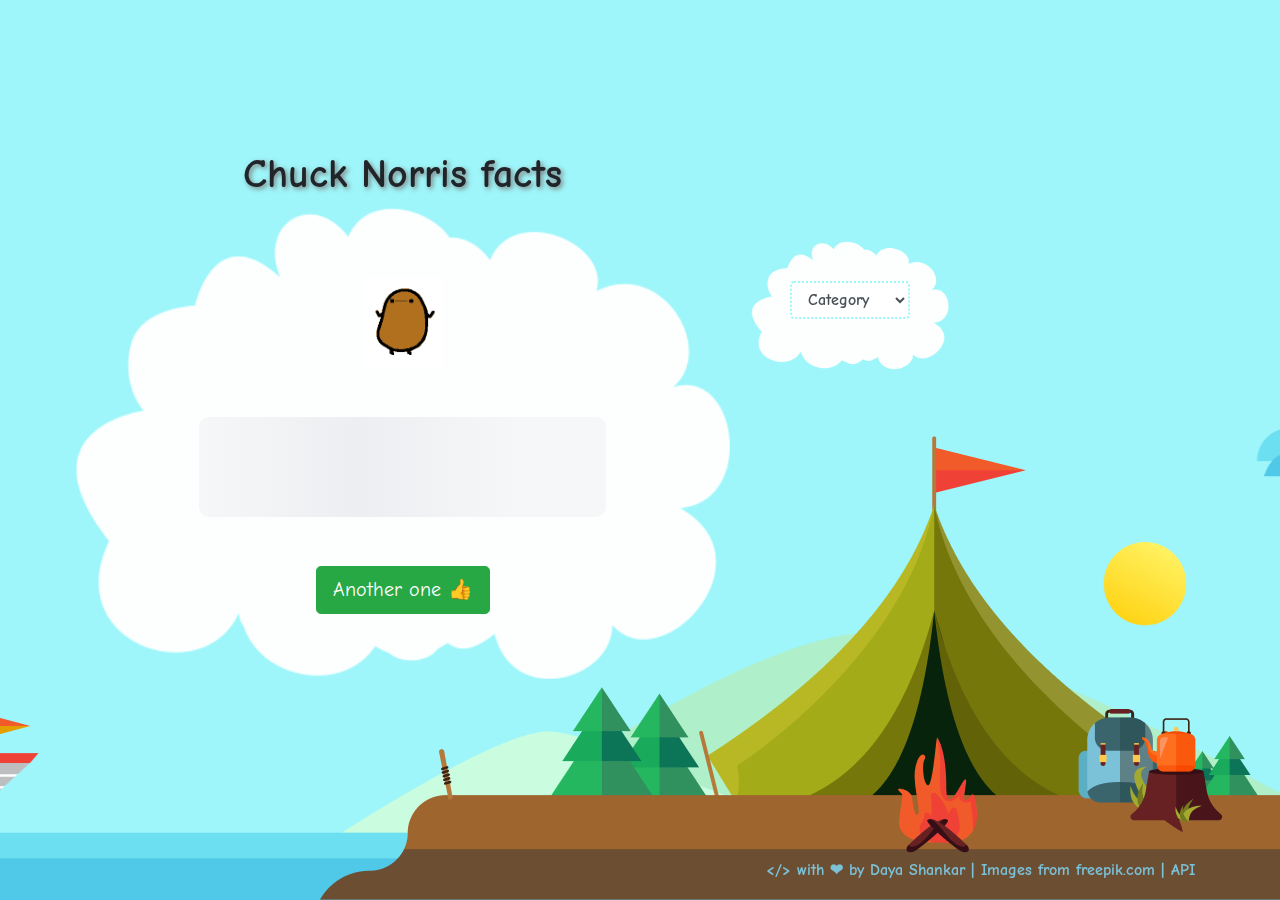
<file: projects/chuck-norris/index.html>
<!DOCTYPE html>
<html lang="en">
   <head>
      <meta charset="UTF-8">
      <meta http-equiv="X-UA-Compatible" content="IE=edge">
      <meta name="viewport" content="width=device-width,initial-scale=1">
      <link rel="icon" href="https://assets.chucknorris.host/img/avatar/chuck-norris.png" type="image/png">
      <title>Chuck Norris Facts</title>
      <link rel="stylesheet" href="https://maxcdn.bootstrapcdn.com/bootstrap/4.0.0/css/bootstrap.min.css">
      <link rel="stylesheet" href="style.css">
   </head>
   <body class="d-flex align-items-center">
      <div class="wrapper">
         <div class="main-wrapper">
          <div class="bird d-none d-sm-block">
              <marquee scrollamount="8" direction="right" loop="1"><img src="images/bird.gif" class="img-fluid" width="60"></marquee>
          </div>
            <div class="boat d-none d-sm-block">
               <marquee scrollamount="5" direction="right"><img src="images/boat.png" class="img-fluid"></marquee>
            </div>
            <div class="clouds-top">
               <marquee scrollamount="3" direction="left" scrolldelay="0"><img src="images/cloud-1.png" class="img-fluid"></marquee>
            </div>
            <div class="clouds-mid">
               <marquee scrollamount="2" direction="left" scrolldelay="0"><img src="images/cloud-2.png" class="img-fluid"></marquee>
            </div>
            <div class="main-elemtents d-none d-sm-block">
               <img src="images/front-elements.png" class="img-fluid"  width="100%">
            </div>
         </div>
      </div>
      <div class="container mb-5">
         <div class="row justify-content-center">
         </div>
         <div class="row">
            <div class="col-md-7 text-center">
               <div class="h1 page-heading font-weight-bold">Chuck Norris facts</div>
            </div>
         </div>
         <div class="row">
            <div class=" joke-wrapper col-md-7 text-center text-info mb-3 py-5">
               <img class="img-fluid my-4 chuckImg" width="80" src="images/dancing-happy.gif">
               <p class="h3 font-weight-bold chuckJoke d-flex justify-content-center align-items-center">
                  <span class="jokePlaceholder">&nbsp;</span>
               </p>
               <button type="button" class="btn btn-lg btn-success my-4 updateJoke">Another one 👍</button>
            </div>
            <div class="col-md-2 d-none d-sm-block">
               <div class="category_select_wrapper">
                  <div class="category_select">
                     <div class="form-group text-center">
                        <select class="form-control" id="jokesCategorySelect">
                           <option disabled="disabled" selected="selected">Category</option>
                        </select>
                     </div>
                  </div>
               </div>
            </div>
         </div>
      </div>
      <footer class="footer">
         <div class="container"><strong>&lt;/&gt;</strong> with ❤ by <a href="https://heydaya.github.io/" target="_blank" title="https://heydaya.github.io/">Daya Shankar</a> | Images from <a href='https://www.freepik.com/vectors/background' target="_blank">freepik.com</a> | <a href="https://api.chucknorris.io/" target="_blank">API</a>
         </div>
      </footer>
      <script src="main.js" type="text/javascript"></script>
   </body>
</html>
</file>
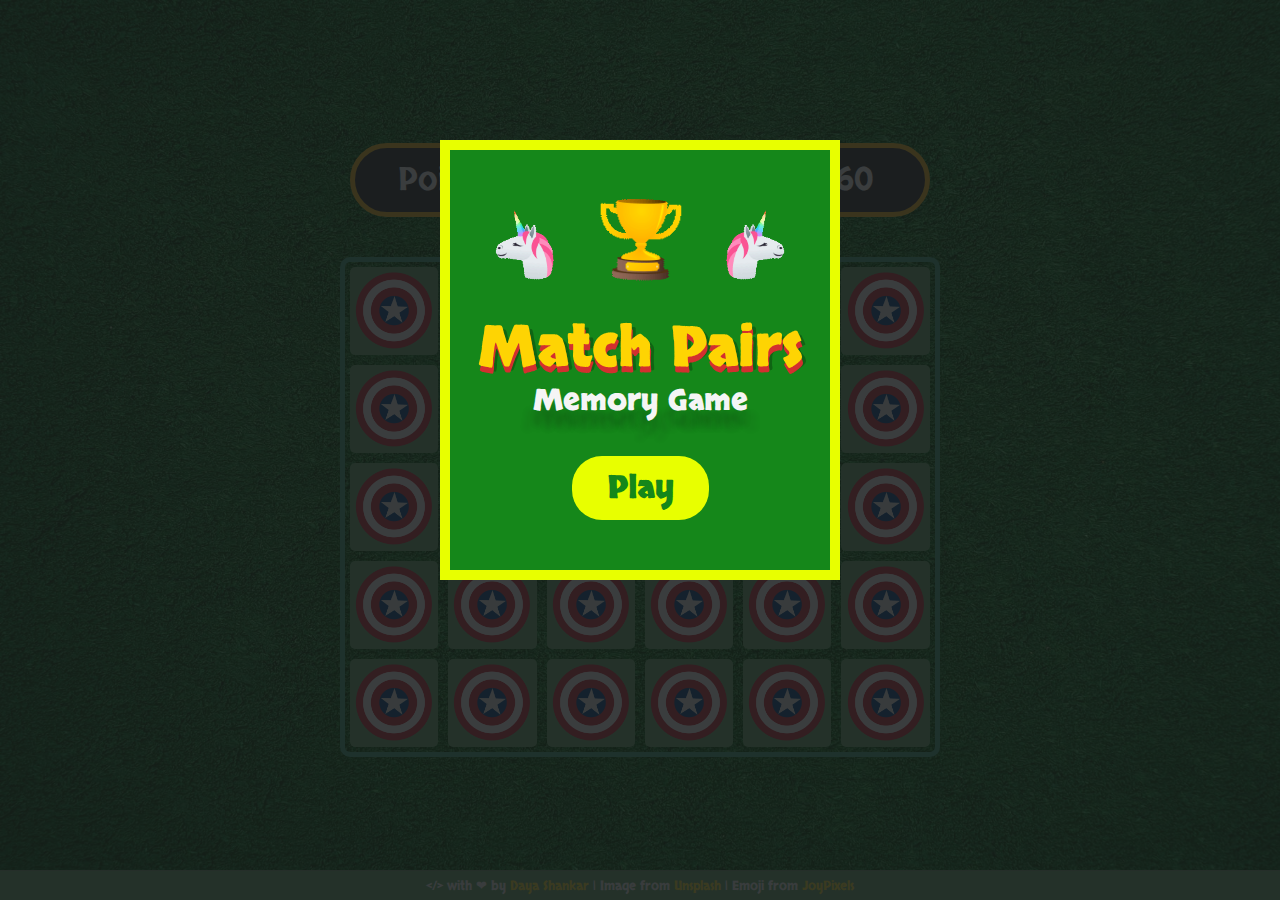
<file: projects/memory-game/index.html>
<!DOCTYPE html>
<html lang="en">
  <head>
    <meta charset="UTF-8" />
    <meta http-equiv="X-UA-Compatible" content="IE=edge" />
    <meta name="viewport" content="width=device-width, initial-scale=1.0" />
    <title>Memory Game - V1.0</title>
    <link rel="shortcut icon" href="favicon.gif" type="image/gif" />

    <link rel="manifest" href="manifest.json">
    <!-- ios support -->
    <link rel="apple-touch-icon" href="images/logo/icon-72x72.png">
    <link rel="apple-touch-icon" href="images/logo/icon-96x96.png">
    <link rel="apple-touch-icon" href="images/logo/icon-128x128.png">
    <link rel="apple-touch-icon" href="images/logo/icon-144x144.png">
    <link rel="apple-touch-icon" href="images/logo/icon-152x152.png">
    <link rel="apple-touch-icon" href="images/logo/icon-192x192.png">
    <link rel="apple-touch-icon" href="images/logo/icon-384x384.png">
    <link rel="apple-touch-icon" href="images/logo/icon-512x512.png">
    <meta name="apple-mobile-web-app-status-bar" content="#15871a">
    <meta name="theme-color" content="#15871a">

    <link rel="stylesheet" href="style.css" />

    <!-- Global site tag (gtag.js) - Google Analytics -->
    <script async src="https://www.googletagmanager.com/gtag/js?id=G-H7TTGHFB6J"></script>
    <script>
      window.dataLayer = window.dataLayer || [];
      function gtag(){dataLayer.push(arguments);}
      gtag('js', new Date());

      gtag('config', 'G-H7TTGHFB6J');
    </script>
    
  </head>
  <body>
    <div class="game-wrapper">
      <div class="points-wrapper">
        <div class="score">Points : <span>00</span></div>
        <div class="steps">Steps : <span>60</span></div>
      </div>

      <div class="container">
        <div class="card-wrapper" data-image="1">
          <img
            src="images/grinning_face_with_smiling_eyes.gif"
            class="front"
            alt="grinning_face_with_smiling_eyes"
          />
          <img src="images/cover.png" class="back" alt="cover" />
        </div>
        <div class="card-wrapper" data-image="1">
          <img
            src="images/grinning_face_with_smiling_eyes.gif"
            class="front"
            alt="grinning_face_with_smiling_eyes"
          />
          <img src="images/cover.png" class="back" alt="cover" />
        </div>
        <div class="card-wrapper" data-image="2">
          <img src="images/alien.gif" class="front" alt="alien" />
          <img src="images/cover.png" class="back" alt="cover" />
        </div>
        <div class="card-wrapper" data-image="2">
          <img src="images/alien.gif" class="front" alt="alien" />
          <img src="images/cover.png" class="back" alt="cover" />
        </div>
        <div class="card-wrapper" data-image="3">
          <img
            src="images/birthday_cake.gif"
            class="front"
            alt="birthday_cake"
          />
          <img src="images/cover.png" class="back" alt="cover" />
        </div>
        <div class="card-wrapper" data-image="3">
          <img
            src="images/birthday_cake.gif"
            class="front"
            alt="birthday_cake"
          />
          <img src="images/cover.png" class="back" alt="cover" />
        </div>
        <div class="card-wrapper" data-image="4">
          <img
            src="images/cowboy_hat_face.gif"
            class="front"
            alt="cowboy_hat_face"
          />
          <img src="images/cover.png" class="back" alt="cover" />
        </div>
        <div class="card-wrapper" data-image="4">
          <img
            src="images/cowboy_hat_face.gif"
            class="front"
            alt="cowboy_hat_face"
          />
          <img src="images/cover.png" class="back" alt="cover" />
        </div>
        <div class="card-wrapper" data-image="5">
          <img
            src="images/face_with_tears_of_joy.gif"
            class="front"
            alt="face_with_tears_of_joy"
          />
          <img src="images/cover.png" class="back" alt="cover" />
        </div>
        <div class="card-wrapper" data-image="5">
          <img
            src="images/face_with_tears_of_joy.gif"
            class="front"
            alt="face_with_tears_of_joy"
          />
          <img src="images/cover.png" class="back" alt="cover" />
        </div>
        <div class="card-wrapper" data-image="6">
          <img src="images/fire.gif" class="front" alt="fire" />
          <img src="images/cover.png" class="back" alt="cover" />
        </div>
        <div class="card-wrapper" data-image="6">
          <img src="images/fire.gif" class="front" alt="fire" />
          <img src="images/cover.png" class="back" alt="cover" />
        </div>
        <div class="card-wrapper" data-image="7">
          <img
            src="images/hear_no_evil_monkey.gif"
            class="front"
            alt="hear_no_evil_monkey"
          />
          <img src="images/cover.png" class="back" alt="cover" />
        </div>
        <div class="card-wrapper" data-image="7">
          <img
            src="images/hear_no_evil_monkey.gif"
            class="front"
            alt="hear_no_evil_monkey"
          />
          <img src="images/cover.png" class="back" alt="cover" />
        </div>
        <div class="card-wrapper" data-image="8">
          <img
            src="images/loudly_crying_face.gif"
            class="front"
            alt="loudly_crying_face"
          />
          <img src="images/cover.png" class="back" alt="cover" />
        </div>
        <div class="card-wrapper" data-image="8">
          <img
            src="images/loudly_crying_face.gif"
            class="front"
            alt="loudly_crying_face"
          />
          <img src="images/cover.png" class="back" alt="cover" />
        </div>
        <div class="card-wrapper" data-image="9">
          <img
            src="images/oncoming_police_car.gif"
            class="front"
            alt="oncoming_police_car"
          />
          <img src="images/cover.png" class="back" alt="cover" />
        </div>
        <div class="card-wrapper" data-image="9">
          <img
            src="images/oncoming_police_car.gif"
            class="front"
            alt="oncoming_police_car"
          />
          <img src="images/cover.png" class="back" alt="cover" />
        </div>
        <div class="card-wrapper" data-image="10">
          <img
            src="images/smiling_face_with_horns.gif"
            class="front"
            alt="smiling_face_with_horns"
          />
          <img src="images/cover.png" class="back" alt="cover" />
        </div>
        <div class="card-wrapper" data-image="10">
          <img
            src="images/smiling_face_with_horns.gif"
            class="front"
            alt="smiling_face_with_horns"
          />
          <img src="images/cover.png" class="back" alt="cover" />
        </div>
        <div class="card-wrapper" data-image="11">
          <img src="images/robot.gif" class="front" alt="robot" />
          <img src="images/cover.png" class="back" alt="cover" />
        </div>
        <div class="card-wrapper" data-image="11">
          <img src="images/robot.gif" class="front" alt="robot" />
          <img src="images/cover.png" class="back" alt="cover" />
        </div>
        <div class="card-wrapper" data-image="12">
          <img
            src="images/rolling_on_the_floor_laughing.gif"
            class="front"
            alt="rolling_on_the_floor_laughing"
          />
          <img src="images/cover.png" class="back" alt="cover" />
        </div>
        <div class="card-wrapper" data-image="12">
          <img
            src="images/rolling_on_the_floor_laughing.gif"
            class="front"
            alt="rolling_on_the_floor_laughing"
          />
          <img src="images/cover.png" class="back" alt="cover" />
        </div>
        <div class="card-wrapper" data-image="13">
          <img
            src="images/shushing_face.gif"
            class="front"
            alt="shushing_face"
          />
          <img src="images/cover.png" class="back" alt="cover" />
        </div>
        <div class="card-wrapper" data-image="13">
          <img
            src="images/shushing_face.gif"
            class="front"
            alt="shushing_face"
          />
          <img src="images/cover.png" class="back" alt="cover" />
        </div>
        <div class="card-wrapper" data-image="14">
          <img
            src="images/sparkling_heart.gif"
            class="front"
            alt="sparkling_heart"
          />
          <img src="images/cover.png" class="back" alt="cover" />
        </div>
        <div class="card-wrapper" data-image="14">
          <img
            src="images/sparkling_heart.gif"
            class="front"
            alt="sparkling_heart"
          />
          <img src="images/cover.png" class="back" alt="cover" />
        </div>
        <div class="card-wrapper" data-image="15">
          <img src="images/woozy_face.gif" class="front" alt="woozy_face" />
          <img src="images/cover.png" class="back" alt="cover" />
        </div>
        <div class="card-wrapper" data-image="15">
          <img src="images/woozy_face.gif" class="front" alt="woozy_face" />
          <img src="images/cover.png" class="back" alt="cover" />
        </div>
      </div>
    </div>

    <!-- Welcome Model -->
    <div class="welcome-wrapper" style="display: block">
      <div class="welcomeContainer">
        <div class="welcomeText">
          <img src="images/unicorn.gif" width="80" />
          <img src="images/trophy.gif" width="120" />
          <img src="images/unicorn-right.gif" width="80" /> <br />
          Match Pairs
        </div>
        <div class="welcomeSubText">Memory Game</div>
        <button type="button" class="play">Play</button>
      </div>
    </div>

    <!-- Wininer Model -->
    <div class="winner-wrapper" style="display: none">
      <div class="winContainer">
        <div class="winText">
          <img src="images/partying_face.gif" width="80" />
          <img src="images/trophy.gif" width="120" />
          <img src="images/partying_face.gif" width="80" /> <br />
          Congratulations
        </div>
        <button type="button" class="replay">Play Again</button>
      </div>
    </div>

    <!-- Loser Model -->
    <div class="loser-wrapper" style="display: none">
      <div class="lossContainer">
        <div class="lossText">
          <img src="images/loudly_crying_face.gif" width="80" />
          <img src="images/broken_heart.gif" width="120" />
          <img src="images/loudly_crying_face.gif" width="80" /> <br />
          Game Over
        </div>
        <button type="button" class="replay">Play Again</button>
      </div>
    </div>

    <footer class="footer">
      <div class="col-12">
        <strong>&lt;/&gt;</strong> with ❤ by
        <a
          href="https://heydaya.github.io/"
          target="_blank"
          title="https://heydaya.github.io/"
          >Daya Shankar</a
        >
        | Image from
        <a href="https://unsplash.com/" target="_blank">Unsplash</a>
        | Emoji from
        <a href="https://www.joypixels.com/" target="_blank">JoyPixels</a>
      </div>
    </footer>
    <script src="main.js"></script>
  </body>
</html>
</file>
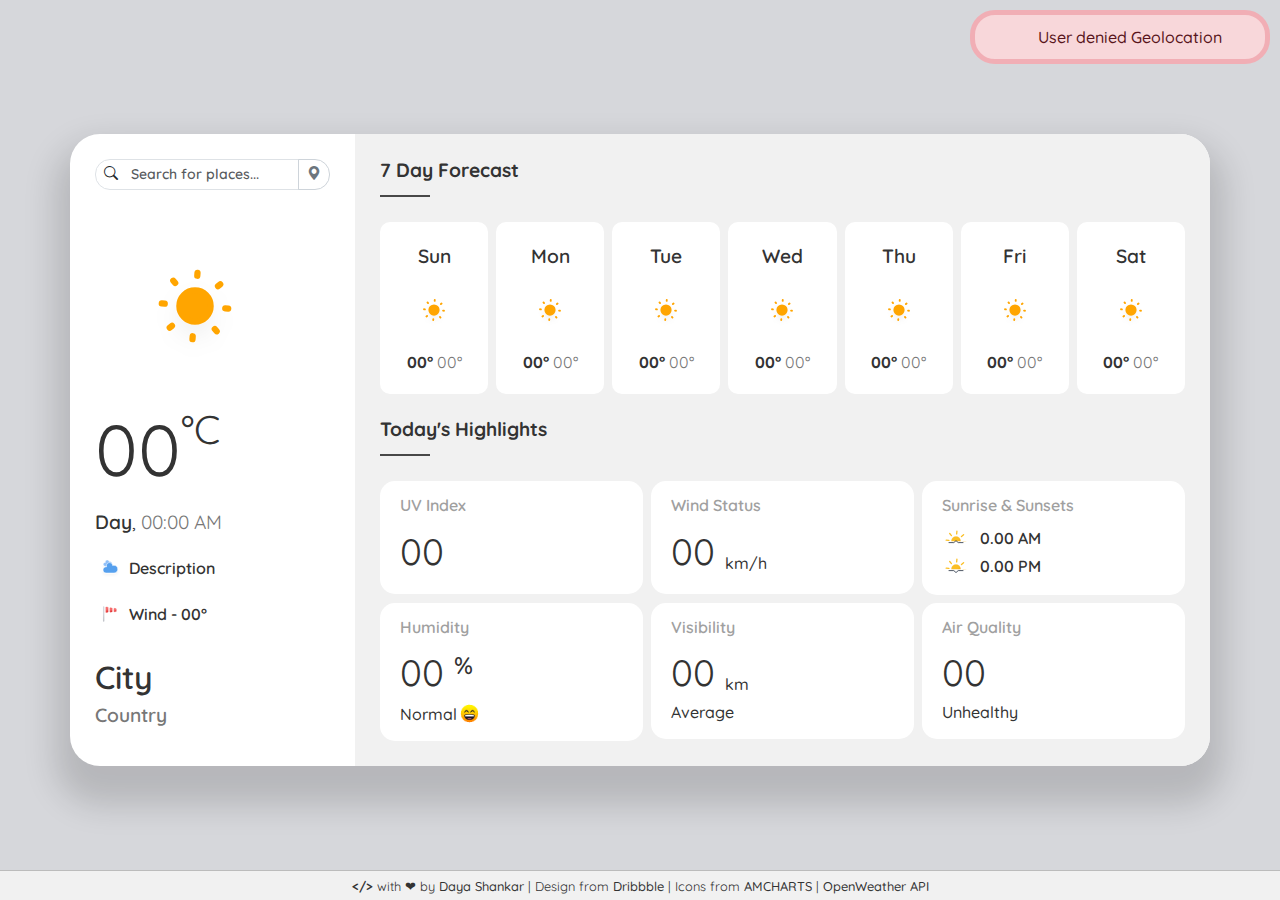
<file: projects/weather/index.html>
<!DOCTYPE html>
<html lang="en">
  <head>
    <meta charset="UTF-8" />
    <meta http-equiv="X-UA-Compatible" content="IE=edge" />
    <meta name="viewport" content="width=device-width, initial-scale=1.0" />
    <link rel="icon" href="favicon.png" type="image/png" />
    <title>Weather App - V1.0</title>
    <link
      href="https://cdn.jsdelivr.net/npm/bootstrap@5.1.0/dist/css/bootstrap.min.css"
      rel="stylesheet"
    />
    <link rel="stylesheet" href="style.css" />
    <!-- Google tag (gtag.js) -->
    <script async src="https://www.googletagmanager.com/gtag/js?id=G-WXMJXYST02"></script>
    <script>
      window.dataLayer = window.dataLayer || [];
      function gtag(){dataLayer.push(arguments);}
      gtag('js', new Date());

      gtag('config', 'G-WXMJXYST02');
    </script>
  </head>
  <body>
    <!-- Alert Wrapper -->
    <div class="alert-wrapper"></div>
    <!-- Content Wrapper -->
    <div class="main-wrapper container">
      <div class="row">
        <div class="col-md-3 content-wrapper-left">
          <form id="form">
            <div class="input-group input-group-sm city-search mb-3">
              <span class="input-group-text" id="basic-addon1"
                ><i class="bi bi-search"></i
              ></span>
              <input
                type="text"
                class="form-control"
                id="cityName"
                placeholder="Search for places..."
                autocomplete="off"
              />
              <button
                class="btn btn-outline-secondary locate-me-btn"
                title="Location"
                type="button"
                id="button-addon1"
              >
                <i class="bi bi-geo-alt-fill"></i>
              </button>
            </div>
          </form>
          <div class="row">
            <div class="col-4 col-sm-3 col-md-12">
              <img
                src="icons/01d.svg"
                alt="sun"
                class="main_temp_img img-fluid"
                width="200"
              />
            </div>
            <div class="col-8 col-sm-9 col-md-12">
              <div class="weather-details">
                <p class="display-2 temperature">00<sup>°C</sup></p>
                <p class="day-info">
                  <span class="day">Day</span>,
                  <span class="time">00:00 AM</span>
                </p>
              </div>
            </div>
          </div>
          <div class="row">
            <div class="col-6 col-md-12">
              <p class="description">
                <img src="icons/04d.svg" alt="overcast" width="30" />
                <span class="align-middle">Description</span>
              </p>
            </div>
            <div class="col-6 col-md-12">
              <p class="rain">
                <img src="icons/wind.svg" alt="wind" width="30" />
                <span class="align-middle">Wind - 00°</span>
              </p>
            </div>
          </div>
          <div class="row">
            <div class="col">
              <div class="city-details">
                <p class="city-name">City</p>
                <p class="country-name">Country</p>
              </div>
            </div>
          </div>
        </div>
        <div class="col-md-9 content-wrapper-right">
          <div class="container gx-0">
            <h5 class="section-heading">7 Day Forecast</h5>
            <div class="row seven-day-forecast gx-2 mb-4">
              <div class="col">
                <div class="weekday-details">
                  <div class="weekday">Sun</div>
                  <img src="icons/01d.svg" alt="clear-day" width="60" />
                  <div class="temp-details">
                    <span class="high">00°</span> <span class="low">00°</span>
                  </div>
                </div>
              </div>
              <div class="col">
                <div class="weekday-details">
                  <div class="weekday">Mon</div>
                  <img src="icons/01d.svg" alt="clear-day" width="60" />
                  <div class="temp-details">
                    <span class="high">00°</span> <span class="low">00°</span>
                  </div>
                </div>
              </div>
              <div class="col">
                <div class="weekday-details">
                  <div class="weekday">Tue</div>
                  <img src="icons/01d.svg" alt="clear-day" width="60" />
                  <div class="temp-details">
                    <span class="high">00°</span> <span class="low">00°</span>
                  </div>
                </div>
              </div>
              <div class="col">
                <div class="weekday-details">
                  <div class="weekday">Wed</div>
                  <img src="icons/01d.svg" alt="clear-day" width="60" />
                  <div class="temp-details">
                    <span class="high">00°</span> <span class="low">00°</span>
                  </div>
                </div>
              </div>
              <div class="col">
                <div class="weekday-details">
                  <div class="weekday">Thu</div>
                  <img src="icons/01d.svg" alt="clear-day" width="60" />
                  <div class="temp-details">
                    <span class="high">00°</span> <span class="low">00°</span>
                  </div>
                </div>
              </div>
              <div class="col">
                <div class="weekday-details">
                  <div class="weekday">Fri</div>
                  <img src="icons/01d.svg" alt="clear-day" width="60" />
                  <div class="temp-details">
                    <span class="high">00°</span> <span class="low">00°</span>
                  </div>
                </div>
              </div>
              <div class="col">
                <div class="weekday-details">
                  <div class="weekday">Sat</div>
                  <img src="icons/01d.svg" alt="clear-day" width="60" />
                  <div class="temp-details">
                    <span class="high">00°</span> <span class="low">00°</span>
                  </div>
                </div>
              </div>
            </div>

            <h5 class="section-heading">Today's Highlights</h5>
            <div class="row gx-2 mb-2">
              <div class="col">
                <div class="uv-details card-details">
                  <h5 class="card-heading">UV Index</h5>
                  <p class="card-data">00</p>
                </div>
              </div>
              <div class="col">
                <div class="wind-details card-details">
                  <h5 class="card-heading">Wind Status</h5>
                  <p class="card-data">00 <sub>km/h</sub></p>
                </div>
              </div>
              <div class="col">
                <div class="today-details card-details">
                  <h5 class="card-heading">Sunrise & Sunsets</h5>
                  <!-- <p class="card-data">7.5</p> -->
                  <p class="sunrise">
                    <img
                      src="icons/sunrise.svg"
                      alt="sunrise"
                      width="28"
                    /><span class="align-middle">0.00 AM</span>
                  </p>
                  <p class="sunset">
                    <img src="icons/sunset.svg" alt="sunset" width="28" /><span
                      class="align-middle"
                      >0.00 PM</span
                    >
                  </p>
                </div>
              </div>
            </div>
            <div class="row gx-2">
              <div class="col">
                <div class="humidity-details card-details">
                  <h5 class="card-heading">Humidity</h5>
                  <p class="card-data">00 <sup>%</sup></p>
                  <p class="desc">
                    <span class="align-middle">Normal</span
                    ><img src="icons/aqiLevel/Good.gif" alt="good" width="25" />
                  </p>
                </div>
              </div>
              <div class="col">
                <div class="visibility-details card-details">
                  <h5 class="card-heading">Visibility</h5>
                  <p class="card-data">00 <sub>km</sub></p>
                  <p class="desc">Average</p>
                </div>
              </div>
              <div class="col">
                <div class="air-details card-details">
                  <h5 class="card-heading">Air Quality</h5>
                  <p class="card-data">00</p>
                  <p class="desc">Unhealthy</p>
                </div>
              </div>
            </div>
          </div>
        </div>
      </div>
    </div>
    <footer class="footer">
      <div class="container">
        <div class="row">
          <div class="col-12">
            <strong>&lt;/&gt;</strong> with ❤ by
            <a
              href="https://heydaya.github.io/"
              target="_blank"
              title="https://heydaya.github.io/"
              >Daya Shankar</a
            >
            | Design from
            <a
              href="https://dribbble.com/shots/10460680-Weather-App"
              target="_blank"
              >Dribbble</a
            >
            | Icons from
            <a
              href="https://www.amcharts.com/free-animated-svg-weather-icons/"
              target="_blank"
              >AMCHARTS</a
            >
            |
            <a href="https://openweathermap.org/api" target="_blank"
              >OpenWeather API</a
            >
          </div>
        </div>
      </div>
    </footer>
    <script src="main.js"></script>
  </body>
</html>
</file>
<file: projects/chuck-norris/style.css>
@import url("https://fonts.googleapis.com/css2?family=Comic+Neue:wght@400;700&display=swap");
* {
  font-family: "Comic Neue", cursive;
  font-weight: 700;
}
body {
  min-height: 100vh;
  background: #9EF6FA url(images/background.png) no-repeat bottom center;
  background-size: 100%;
}
.main-wrapper {
    position: absolute;
    width: 100%;
    left: 0;
    bottom: 0;
    height: 100%;   
}
.boat {
    position: absolute;
    bottom: 8%;
    width: 100%;
}
.bird {
  position: absolute;
    top: 0%;
    width: 100%;
    left: -10%;
    transform: rotate(347deg);
    transform-origin: bottom;
}
.clouds-top {
    position: absolute;
    top: 45%;
    width: 100%;
}
.clouds-mid {
    position: absolute;
    top: 49%;
    width: 100%;
}
.main-elemtents {
    position: absolute;
    right: 0px;
    bottom: 0%;
}
.joke-wrapper {
  background: url(images/cloud-white.png) no-repeat;
  background-size: 100% 100%;
}

.chuckJoke {
  min-height: 150px;
  width: 80%;
  margin: auto;
  max-height: 300px;
  overflow-y: scroll;
}
.page-heading {
  text-shadow: 2px 2px 5px #7b7b7b;
}
.category_select .form-control {
  border: 2px dotted #9ef6fa;
}
.category_select_wrapper {
  height: 200px;
  padding: 75px 40px;
  width: 200px;
  align-content: center;
  background: url(images/cloud-white.png) no-repeat center center;
  background-size: contain;
}
.jokePlaceholder {
  width: 80%;
  min-height: 100px;
  border-radius: 10px;
  background: #f6f7f8;
  background-image: linear-gradient(
    to right,
    #f6f7f8 0%,
    #edeef1 20%,
    #f6f7f8 40%,
    #f6f7f8 100%
  );
  background-repeat: no-repeat;
  background-size: 800px 104px;
  display: inline-block;
  position: relative;
  animation-duration: 1s;
  animation-fill-mode: forwards;
  animation-iteration-count: infinite;
  animation-name: placeholderShimmer;
  animation-timing-function: linear;
}

@keyframes placeholderShimmer {
  0% {
    background-position: -468px 0;
  }

  100% {
    background-position: 468px 0;
  }
}

::-webkit-scrollbar-track
{
	-webkit-box-shadow: inset 0 0 6px rgb(220 220 220 / 50%);
	border-radius: 10px;
	background-color: #edefef;
}

::-webkit-scrollbar
{
	width: 5px;
	background-color: #edefef;
}

::-webkit-scrollbar-thumb
{
	border-radius: 10px;
	-webkit-box-shadow: inset 0 0 6px rgb(220 220 220 / 50%);
	background-color: #9EF6FA;
}


.footer {
  position: absolute;
    text-align: right;
    bottom: 0;
    color: #7bc1d8;
    width: 100%;
    height: 60px;
    line-height: 60px;
    background-color: transparent;
}
.footer a {
  color: #7bc1d8;
}
</file>
<file: projects/memory-game/style.css>
@import url("https://fonts.googleapis.com/css2?family=Skranji:wght@400;700&display=swap");

* {
  margin: 0;
  padding: 0;
  box-sizing: border-box;
  font-family: "Skranji", cursive;
}

body {
  display: flex;
  height: 100vh;
  background: #055d0f url(images/bg.jpg);
  background-size: cover;
}

.game-wrapper {
  display: flex;
  margin: auto;
  flex-direction: column;
}

.points-wrapper {
  width: 37.5em;
  display: flex;
  justify-content: space-between;
  margin-bottom: 2.5rem;
  padding: 0 10px;
}

.score,
.steps {
  min-width: 250px;
  background: #333;
  font-size: 2rem;
  color: #fff;
  border: 5px solid #fcc325;
  border-radius: 50px;
  text-align: center;
  padding: 10px 20px;
}

.container {
  display: flex;
  margin: auto;
  flex-wrap: wrap;
  width: 37.5em;
  height: 31.25em;
  border: 5px solid #42ab87;
  border-radius: 10px;
  perspective: 1000px;
}

.card-wrapper {
  position: relative;
  cursor: pointer;
  width: calc(16.66% - 10px);
  height: calc(20% - 10px);
  margin: 5px;
  transform: scale(1);
  transition: transform 0.5s;
  transform-style: preserve-3d;
}
.card-wrapper:active {
  transform: scale(0.97);
  transition: transform 0.2s;
}
.card-wrapper.flipped {
  transform: rotateY(180deg);
}

.front,
.back {
  position: absolute;
  object-fit: contain;
  pointer-events: none;
  width: 100%;
  height: 100%;
  padding: 5px;
  border-radius: 5px;
  background-color: #6bb073;
  backface-visibility: hidden;
}
.front {
  transform: rotateY(180deg);
}

.welcome-wrapper,
.winner-wrapper,
.loser-wrapper {
  z-index: 3;
  padding-top: 140px;
  position: fixed;
  left: 0;
  top: 0;
  width: 100%;
  height: 100%;
  overflow: auto;
  background-color: rgb(23 27 28 / 85%);
}
.welcomeContainer,
.winContainer,
.lossContainer {
  position: relative;
  width: 400px;
  background: #15871a;
  text-align: center;
  border: 10px solid #e8ff00;
  padding: 20px;
  margin: auto;
  animation: slideUp 0.5s;
}

@keyframes slideUp {
  0% {
    bottom: -300px;
    opacity: 0;
  }
  100% {
    bottom: 0;
    opacity: 1;
  }
}
.welcomeText {
  font-size: 3.5rem;
  font-weight: 700;
  color: #fed403;
  text-shadow: 1px 6px 0px #d32f2f, 4px 4px 0px rgb(0 0 0 / 25%);
}
.welcomeSubText {
  position: relative;
  top: -5px;
  font-size: 1.8rem;
  font-weight: 700;
  color: #f5f5f5;
  text-shadow: 0px 15px 5px rgb(0 0 0 / 10%), 10px 20px 5px rgb(0 0 0 / 5%),
    -10px 20px 5px rgb(0 0 0 / 5%);
}
.winText,
.lossText {
  font-size: 2.5rem;
  font-weight: 700;
  color: #e8ff00;
}

button.replay,
button.play {
  cursor: pointer;
  background: #e8ff00;
  padding: 10px 35px;
  margin: 30px auto;
  outline: 0;
  border: 0;
  color: #15871a;
  font-weight: 700;
  font-size: 2rem;
  border-radius: 30px;
  transform: scale(1);
}

button.replay:active,
button.play:active {
  transform: scale(0.95);
  transition: transform 0.3s;
}

.footer {
  position: fixed;
  text-align: center;
  bottom: 0;
  right: 0;
  color: #f7f7f7;
  width: 100%;
  height: 30px;
  line-height: 30px;
  font-size: 0.8rem;
  background-color: #6bb073;
  border-top: 1px solid rgb(119 119 119 / 43%);
}
.footer a {
  color: #ffeb3b;
  font-weight: 500;
  text-decoration: none;
}

/* Medium devices (tablets, 768px and up) */
@media (max-width: 768px) {
  body {
    min-height: 100vh;
    height: 100%;
  }
  .game-wrapper {
    margin: 1rem auto;
    padding: 15px;
  }
  .points-wrapper {
    width: 100%;
  }
  .container {
    width: 100%;
    height: 25em;
    margin: 0;
  }
  .card-wrapper {
    position: relative;
    cursor: pointer;
    width: calc(20% - 10px);
    height: calc(16.66% - 10px);
  }

  .points-wrapper {
    margin-bottom: 1rem;
    flex-direction: column;
  }

  .score,
  .steps {
    font-size: 1.3rem;
    margin: 5px;
    padding: 5px 20px;
  }
  .welcomeContainer,
  .winContainer,
  .lossContainer {
    position: relative;
    width: 300px;
    background: #15871a;
    text-align: center;
    border: 10px solid #e8ff00;
    padding: 20px;
    margin: auto;
    animation: slideUp 0.5s;
  }

  .winText,
  .lossText {
    font-size: 2rem;
    font-weight: 700;
    color: #e8ff00;
  }
  .welcomeText {
    font-size: 2.5rem;
  }
  .welcomeSubText {
    font-size: 1.4rem;
  }
  .welcomeText > img,
  .winText > img,
  .lossText > img {
    width: 70px;
    margin-bottom: 1rem;
  }
  button.play,
  button.replay {
    cursor: pointer;
    background: #e8ff00;
    padding: 10px 35px;
    margin: 30px auto;
    outline: 0;
    border: 0;
    color: #15871a;
    font-weight: 700;
    font-size: 1.5rem;
    border-radius: 30px;
    transform: scale(1);
  }
}
</file>
<file: assets/css/style.css>
/* Google Fonts  */
@import url('https://fonts.googleapis.com/css2?family=Hind:wght@300;400;500;600&display=swap');

/* Reset CSS */
* {
    margin: 0;
    padding: 0;
    box-sizing: border-box;
}

h1,
h2,
h3,
h4,
h5,
h6 {
    margin: 0;
    line-height: 1;
}

html {
    scroll-behavior: smooth;
}

img {
    pointer-events: none;
}


body {
    font-family: 'Hind', sans-serif;
    -webkit-font-smoothing: antialiased;
}

.container {
    max-width: 900px;
    margin: 0 auto;
    padding: 0 1em;
}

nav.nav-menu {
    display: flex;
    align-items: center;
    justify-content: space-between;
    padding: 15px 0;
}

.nav-logo {
    display: flex;
    align-items: center;
    justify-content: space-between;
}

.nav-logo>span.logo-text {
    padding-left: 10px;
}

.hero-section {
    text-align: center;
    background: #005C97;
    background: -webkit-linear-gradient(to bottom, #363795, #005C97);
    background: linear-gradient(to bottom, #363795, #005C97);
    padding: 10rem 0;
}

.hero-content .sub-heading {
    color: #fff;
    font-size: 5rem;
    margin-bottom: 10px;
}

.hero-content .subtitle {
    color: #fff;
    font-size: 2rem;
}

.hero-content .wave_hand>img {
    transform: rotateZ(15deg);
}

.hero-content .wave_hand {
    animation: hand-anim 3s infinite;
    transform-origin: 90% 90%;
    display: inline-block;
}

@keyframes hand-anim {
    0% {
        transform: rotate(0.0deg)
    }

    5% {
        transform: rotate(10.0deg)
    }

    10% {
        transform: rotate(-8.0deg)
    }

    15% {
        transform: rotate(10.0deg)
    }

    20% {
        transform: rotate(-4.0deg)
    }

    25% {
        transform: rotate(10.0deg)
    }

    30% {
        transform: rotate(0.0deg)
    }

    100% {
        transform: rotate(0.0deg)
    }
}


section.links-section {
    z-index: +5;
    display: flex;
    padding: 15px 0;
    background-color: #333;
    transition: 0.3s all;
}

ul.site-links {
    list-style-type: none;
}

ul.site-links>li {
    position: relative;
    display: inline-block;
    padding: 0 25px;
    transition: 0.3s all;
}

ul.site-links>li>a {
    text-decoration: none;
    color: #fff;
    font-size: 22px;
    font-weight: 500;
    letter-spacing: 0.3px;
    transition: 0.3s all;
}

ul.site-links>li>a:hover {
    opacity: 0.7;
}

ul.site-links>li>a::after {
    content: "";
    position: absolute;
    width: 6px;
    height: 6px;
    background: rgb(255 255 255 / 50%);
    top: 50%;
    bottom: 50%;
    margin-top: -4px;
    border-radius: 50%;
    right: -4px;
}

ul.site-links>li:last-child>a::after {
    content: none;
}


.sticky-nav {
    position: fixed;
    top: 0;
    width: 100%;
}

section.links-section.sticky-nav {
    padding: 10px 0;
}

section.links-section.sticky-nav ul.site-links>li {
    padding: 0 35px;
}

section.links-section.sticky-nav ul.site-links>li>a {
    font-size: 20px;
}

.about-section-svg {
    text-align: center;
}

/*About Section SVG Animation CSS*/
#bot {
    transition: 0.5s all ease;
    transform: translate(0px, 3px) rotate(3deg);
    transform-origin: bottom;
}

svg {
    cursor: pointer;
}

svg:hover #bot {
    transform: translate(-17px, 2px) rotate(3deg);


}

#bot_head_l1,
#bot_head_l2,
#bot_head_R1,
#bot_head_R2 {
    transition: 0.3s all ease;
}

svg:hover #bot_head_l1 {
    transform: translateX(-3px);
    animation: bot-head-blink 0.6s both;
}

svg:hover #bot_head_l2 {
    transform: translateX(-3px);
    animation: bot-head-blink 0.6s both;
}

svg:hover #bot_head_R1 {
    transform: translateX(3px);
    animation: bot-head-blink 0.6s both;
}

svg:hover #bot_head_R2 {
    transform: translateX(3px);
    animation: bot-head-blink 0.6s both;
}

svg:hover #bot_headlight {
    animation: bot-head-blink 0.6s both;
}

@keyframes bot-head-blink {

    0%,
    50%,
    100% {
        fill: #4CF58C;
    }

    25%,
    75% {
        fill: #F7B000;
    }
}


#left-eye,
#right-eye {
    animation: blink 3s cubic-bezier(0.01, 0.6, 1, 0.43) infinite;
    transform-origin: center;

}

#code-text {
    animation: blink 3s cubic-bezier(0.01, 0.6, 1, 0.43) 2s infinite;
}

@keyframes blink {
    0% {
        opacity: 1;
    }

    5% {
        opacity: 0;
    }

    10% {
        opacity: 1;
    }

    15% {
        opacity: 0;
    }

    20% {
        opacity: 1;
    }

    100% {
        opacity: 1;
    }
}

#code_l1,
#code_l2,
#code_l3,
#code_l4,
#code_l5,
#code_l6,
#code_l7,
#code_l8,
#code_l9,
#code_l10,
#code_l11,
#code_l12,
#code_l13,
#code_l14,
#code_l15,
#code_l16 {
    animation: lineWidthAnimation 3s cubic-bezier(0.65, 0.05, 0.36, 1) infinite alternate forwards;

}

#code_l1 {
    animation-delay: 2.1s
}

#code_l2 {
    animation-delay: 2.2s
}

#code_l3 {
    animation-delay: 2.3s
}

#code_l4 {
    animation-delay: 2.4s
}

#code_l5 {
    animation-delay: 2.5s
}

#code_l6 {
    animation-delay: 2.6s
}

#code_l7 {
    animation-delay: 2.7s
}

#code_l8 {
    animation-delay: 2.8s
}

#code_l9 {
    animation-delay: 2.9s
}

#code_l10 {
    animation-delay: 2.10s
}

#code_l11 {
    animation-delay: 3.1s
}

#code_l12 {
    animation-delay: 3.2s
}

#code_l13 {
    animation-delay: 3.3s
}

#code_l14 {
    animation-delay: 3.4s
}

#code_l15 {
    animation-delay: 3.5s
}

#code_l16 {
    animation-delay: 3.6s
}


#code_R1,
#code_R2,
#code_R3,
#code_R4,
#code_R5,
#code_R6,
#code_R7,
#code_R8,
#code_R9,
#code_R10,
#code_R11 {
    animation: lineWidthAnimation 3s cubic-bezier(0.65, 0.05, 0.36, 1) infinite alternate forwards;

}



#code_R1 {
    animation-delay: 1.1s
}

#code_R2 {
    animation-delay: 1.2s
}

#code_R3 {
    animation-delay: 1.3s
}

#code_R4 {
    animation-delay: 1.4s
}

#code_R5 {
    animation-delay: 1.5s
}

#code_R6 {
    animation-delay: 1.6s
}

#code_R7 {
    animation-delay: 1.7s
}

#code_R8 {
    animation-delay: 1.8s
}

#code_R9 {
    animation-delay: 1.9s
}

#code_R10 {
    animation-delay: 1.10s
}

#code_R11 {
    animation-delay: 2.1s
}



#code_b1,
#code_b2,
#code_b3,
#code_b4,
#code_b5,
#code_b6,
#code_b7,
#code_b8,
#code_b9,
#code_b10,
#code_b11,
#code_b12,
#code_b13,
#code_b14,
#code_b15,
#code_b16,
#code_b17,
#code_b18 {
    animation: lineWidthAnimation 3s cubic-bezier(0.65, 0.05, 0.36, 1) infinite alternate forwards;

}

#code_b1 {
    animation-delay: 6.1s
}

#code_b2 {
    animation-delay: 6.2s
}

#code_b3 {
    animation-delay: 6.3s
}

#code_b4 {
    animation-delay: 6.4s
}

#code_b5 {
    animation-delay: 6.5s
}

#code_b6 {
    animation-delay: 6.6s
}

#code_b7 {
    animation-delay: 6.7s
}

#code_b8 {
    animation-delay: 6.8s
}

#code_b9 {
    animation-delay: 6.9s
}

#code_b10 {
    animation-delay: 6.10s
}

#code_b11 {
    animation-delay: 7.1s
}

#code_b12 {
    animation-delay: 7.2s
}

#code_b13 {
    animation-delay: 7.3s
}

#code_b14 {
    animation-delay: 7.4s
}

#code_b15 {
    animation-delay: 7.5s
}

#code_b16 {
    animation-delay: 7.6s
}

#code_b17 {
    animation-delay: 7.7s
}

#code_b18 {
    animation-delay: 7.8s
}




@keyframes lineWidthAnimation {
    0% {
        opacity: 0;
    }

    40% {
        opacity: 1;
    }

    100% {
        opacity: 1;
    }
}

/*About Section SVG Animation CSS*/




.sticky-nav+#about-section {
    padding-top: 10em;
}

h2.section-heading {
    position: relative;
    text-align: center;
    font-size: 40px;
    margin-bottom: 2em;
}

h2.section-heading:after {
    content: "";
    position: absolute;
    width: 250px;
    height: 3px;
    background: #555;
    bottom: -25px;
    left: 0;
    right: 0;
    margin: 0 auto;
}

p.section-subtitle {
    text-align: center;
    font-size: 20px;
    line-height: 2;
    font-weight: 500;
    margin-bottom: 1em;
}

section#projects-section,
section#about-section,
section#resume-section,
section#contact-section {
    padding: 5em 0;
}

section#projects-section,
section#contact-section {
    background-color: #ededed;
}

.project-div-container {
    display: flex;
    overflow-x: scroll;
}

.project-link {
    text-decoration: none;
    color: #333;
    transition: 0.3s all;
}

.project-link:hover {
    opacity: .7;
}

.project-type {
    text-overflow: ellipsis;
    overflow: hidden;
    white-space: nowrap;
}

.project-div {
    width: 250px;
    min-height: 410px;
    padding: 10px;
    margin: 0.5em 1em;
    border-radius: 10px;
    background: #fff;
    border: 1px solid #eee;
    box-shadow: 0px 1px 4px rgb(0 0 0 / 30%);
}

.project-div>img {
    width: 100%;
    margin-bottom: 10px;
}


.work-history-inner {
    background-color: #ededed;
    border: 1px solid #ddd;
    box-shadow: 0px 1px 4px rgb(0 0 0 / 30%);
    margin: 2em 0;
    padding: 1em;
    border-radius: 10px;
}

.company-details {
    display: flex;
    justify-content: space-between;
    margin-bottom: 0.5em;
}

.company-name {
    font-size: 30px;
    border-bottom: 1px dotted #333;
}



footer {
    background: #333;
    padding: 2em 0;
}

.footer-social-links {
    display: flex;
    justify-content: center;
}

.social-links>li {
    display: inline-block;
    padding: 0 1em;
}

.social-links>li>a {
    display: inline-block;
    transition: 0.3s all;
}

.social-links>li>a:hover {
    opacity: .7;
}

.social-links>li>a>img {
    width: 40px;
}

.copyright-section {
    color: #fff;
    text-align: center;
    margin-top: 1em;
}

.php_form_overlap {
    position: relative;
    z-index: +99999;
    min-height: 50px;
    margin-top: -40px;
    background: #ededed;
}


/*Mobile Design Fixes*/

@media (max-width: 450px) {
    section#site_navbar>.container {
        padding: 0 0.5em;
    }

    section#projects-section,
    section#about-section,
    section#resume-section,
    section#contact-section {
        padding: 3em 0;
    }

    h2.section-heading {
        font-size: 30px;
    }

    p.section-subtitle {
        line-height: normal;
    }

    .hero-content .sub-heading {
        font-size: 4rem;
    }

    .hero-content .wave_hand>img {
        width: 40px;
    }

    ul.site-links>li {
        padding: 0 10px;
    }

    ul.site-links>li>a {
        font-size: 16px;
    }

    section.links-section.sticky-nav {
        padding: 10px 0;
    }

    section.links-section.sticky-nav ul.site-links>li {
        padding: 0 14px;
    }

    section.links-section.sticky-nav ul.site-links>li>a {
        font-size: 16px;
    }
    .about-section-svg > svg {
        width: 330px;
    }
}
</file>
<file: projects/weather/style.css>
@import url("https://cdn.jsdelivr.net/npm/bootstrap-icons@1.5.0/font/bootstrap-icons.css");
@import url("https://fonts.googleapis.com/css2?family=Quicksand:wght@500;600;700&display=swap");

html,
body {
  height: 100%;
  font-family: "Quicksand", sans-serif;
}
body {
  display: flex;
  align-items: center;
  color: #333;
  background-color: #d6d7db;
}

.main-wrapper {
  width: 1150px;
  background-color: #fff;
  border: none;
  border-radius: 30px;
  /* padding: 30px; */
  margin: auto;
  box-shadow: 0 1.5rem 2rem 15px rgb(0 0 0 / 15%);
  overflow: hidden;
}
.weather-details {
  margin-bottom: 1rem;
}
.temperature {
  font-weight: 400;
}
.temperature sup {
  font-size: 2.5rem;
  top: -0.8em;
}
.day-info {
  font-size: 1.2rem;
}
.day-info .day {
  font-weight: 600;
}
span.time {
  color: #777;
}
.description {
  text-transform: capitalize;
  font-weight: 600;
}
.rain {
  font-weight: 600;
}
.city-details {
  margin-top: 0.5rem;
}
.city-details .city-name {
  margin-bottom: 0;
  font-size: 2rem;
  font-weight: 600;
}
.city-details .country-name {
  margin: 0;
  font-size: 1.2rem;
  color: #777;
  font-weight: 600;
}

.content-wrapper-left,
.content-wrapper-right {
  padding: 25px;
}

.content-wrapper-right {
  background-color: rgb(241 241 241);
  /* border-top-right-radius: 30px;
    border-bottom-right-radius: 30px; */
}
.seven-day-forecast {
  min-height: 172px;
}
.weekday-details {
  /* box-shadow: 0 0.5rem 1rem rgb(0 0 0 / 15%); */
  background-color: #fff;
  border-radius: 10px;
  text-align: center;
  padding: 20px 15px;
}

.weekday-details .weekday {
  font-size: 1.2rem;
  font-weight: 600;
}
.weekday-details img {
  padding: 10px 0;
}
.temp-details .high {
  font-weight: 700;
}

.temp-details .low {
  color: #777;
}

.section-heading {
  font-size: 1.2rem;
  font-weight: 700;
  position: relative;
  padding-bottom: 15px;
  margin-bottom: 25px;
}
.section-heading::after {
  content: "";
  position: absolute;
  height: 2px;
  width: 50px;
  bottom: 0;
  left: 0;
  background: rgb(0 0 0 / 70%);
}

.card-details {
  background-color: #fff;
  border-radius: 15px;
  padding: 15px 20px;
  min-height: 100px;
}
.card-heading {
  color: #a0a0a0;
  font-size: 1rem;
  font-weight: 600;
}
.card-data {
  font-size: 2.3rem;
  margin-bottom: 0;
  font-weight: 400;
}
.today-details .sunrise,
.today-details .sunset {
  margin: 0;
}

.today-details .sunrise img,
.today-details .sunset img {
  margin-right: 10px;
}

.today-details .sunrise span,
.today-details .sunset span {
  font-weight: 600;
}

.wind-details .card-data sub {
  font-size: 1rem;
  font-weight: 500;
}

.humidity-details .card-data sup {
  position: relative;
  vertical-align: middle;
  font-size: 1.5rem;
  font-weight: 500;
}

.visibility-details .card-data sub {
  font-size: 1rem;
  font-weight: 500;
}

.humidity-details .desc,
.visibility-details .desc,
.air-details .desc {
  margin-bottom: 0;
  font-weight: 500;
}

.city-search ::placeholder {
  font-weight: 600;
}

.city-search.input-group-sm > .btn,
.city-search.input-group-sm > .form-control,
.city-search.input-group-sm > .form-select,
.city-search.input-group-sm > .input-group-text {
  padding: 0.25rem 0.5rem;
  font-size: 0.875rem;
  border-radius: 15px;
}
.city-search.input-group-sm > .form-control {
  border-left: 0;
  padding-left: 0.3rem;
}
.city-search .input-group-text {
  background-color: #fff;
}

.city-search .form-control:focus,
.city-search .locate-me-btn:focus,
.city-search .locate-me-btn:hover {
  background-color: #fff;
  border-color: #ced4da;
  box-shadow: none;
  color: #6c757d;
}

.city-search .locate-me-btn {
  color: #6c757d;
  border-color: #ced4da;
}

.alert-wrapper {
  display: none;
  position: absolute;
  right: 10px;
  top: 10px;
}
.alert-wrapper .alert {
  margin-bottom: 0;
  width: 300px;
  border-radius: 25px;
  padding: 10px 20px;
  position: relative;
  border-width: 5px;
  font-weight: 500;
  text-align: center;
}

.footer {
  position: fixed;
  text-align: center;
  bottom: 0;
  right: 0;
  color: #333;
  width: 100%;
  height: 30px;
  line-height: 30px;
  font-size: 0.8rem;
  background-color: #f1f1f1;
  border-top: 1px solid rgb(119 119 119 / 43%);
}
.footer a {
  color: #333;
  font-weight: 500;
  text-decoration: none;
}
.footer a:hover {
  color: #56a0ee;
}

/* Medium devices (tablets, 768px and up) */
@media (max-width: 768px) {
  html,
  body {
    height: auto;
  }
  body {
    margin: 15px 15px 45px 15px;
  }

  .content-wrapper-right {
    padding: 25px;
    text-align: center;
  }
  .temperature sup {
    font-size: 1.5rem;
    top: -0.8em;
  }
  .section-heading::after {
    left: 50%;
    margin-left: -25px;
  }
  .seven-day-forecast > .col {
    margin-bottom: 8px;
  }
  .card-details {
    margin-bottom: 10px;
  }
}

/* Small devices (landscape phones, 576px and up) */
@media (max-width: 768px) {
  /* .content-wrapper-left .row {
    display: flex;
    align-items: center;
    flex-wrap: nowrap;
    overflow-x: scroll;
  } */
  .content-wrapper-left .row:nth-child(3) {
    background-color: #f1f1f1;
    padding: 10px 0;
    border-radius: 10px;
  }
  .content-wrapper-left .row:nth-child(3) img {
    background-color: #fff;
    border-radius: 50%;
  }
  .content-wrapper-left .row:nth-child(3) p {
    margin-bottom: 0;
  }
  .main_temp_img {
    background-color: rgb(241 241 241);
    box-shadow: 5px 5px 10px rgb(193 194 198 / 50%);
    border-radius: 50%;
  }
  .city-details {
    margin-top: 0;
  }
  
  .content-wrapper-right .row.seven-day-forecast > .col {
    flex: 1 0 33.333%;
  }
  .content-wrapper-right .row > .col {
    flex: 1 0 60%;
  }
  .card-details {
    padding: 10px 10px;
  }

  
}

.content-wrapper-right .row {
  display: flex;
  flex-wrap: nowrap;
  overflow-x: scroll;
}
::-webkit-scrollbar {
  background-color: transparent;
  width: 0;
  height: 5px;
}

::-webkit-scrollbar-track {
  background-color: transparent;
}

::-webkit-scrollbar-thumb {
  background-color: #e5e5e5;
  border-radius: 5px;
  border: 4px solid #e5e5e5;
}

::-webkit-scrollbar-button {
  display: none;
}
</file>
